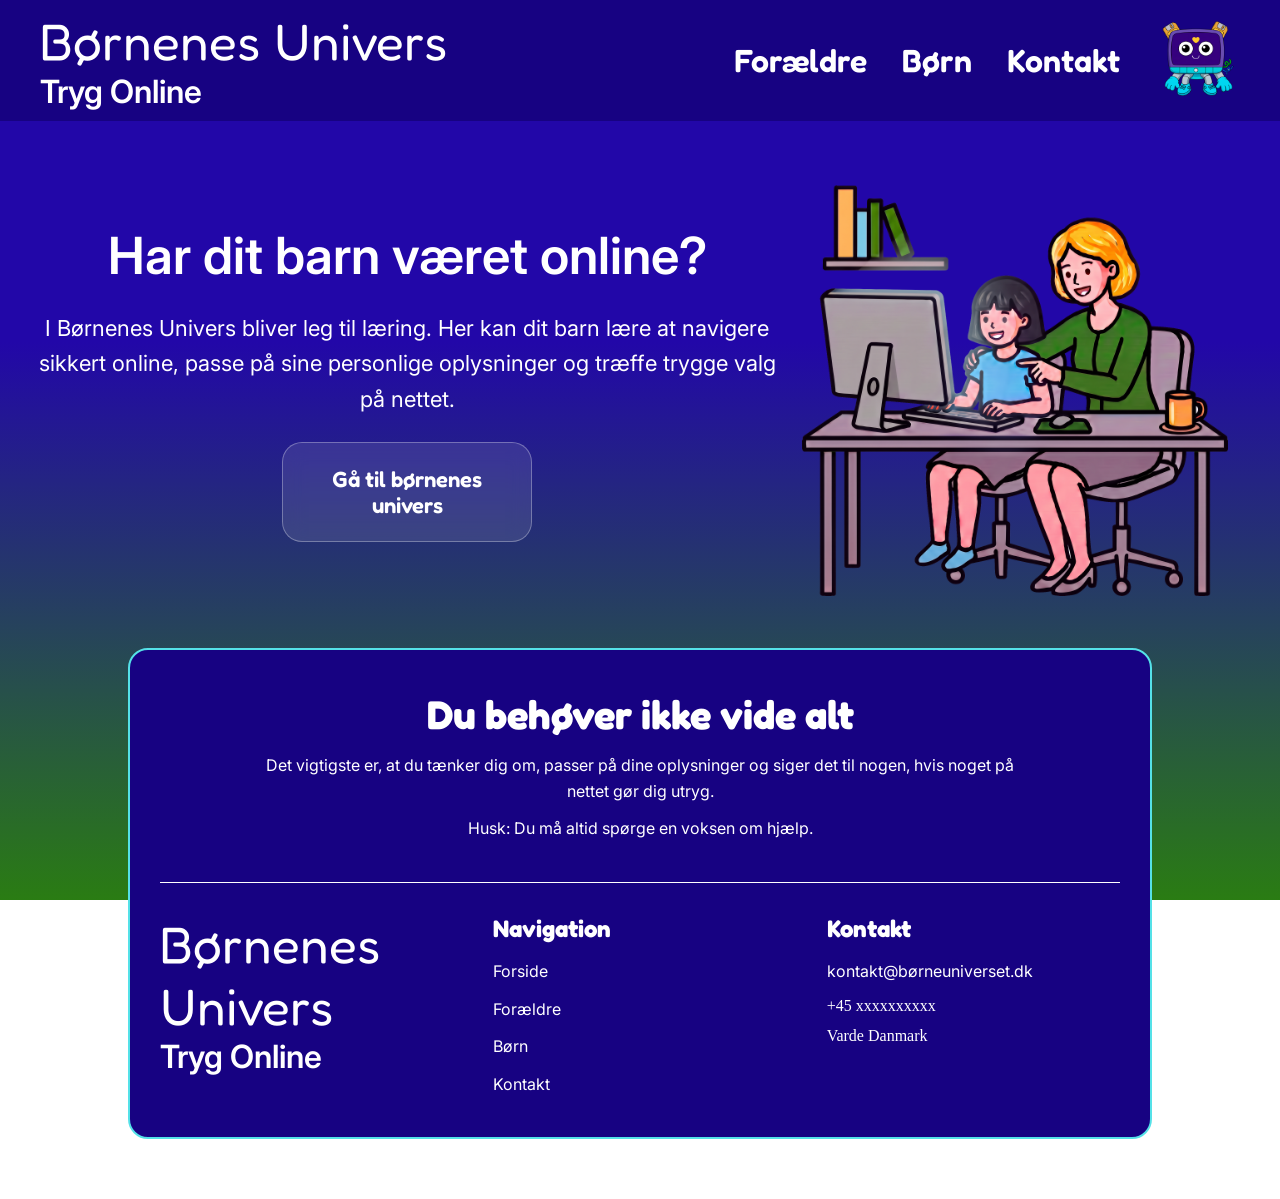
<file: index.html>
<!DOCTYPE html>
<html lang="da">
<head>
    <meta charset="UTF-8">
    <meta name="viewport" content="width=device-width, initial-scale=1.0">

    <title>Børnenes Univers</title>

    <link rel="stylesheet" href="css/style.css">
    <link rel="preconnect" href="https://fonts.googleapis.com">
    <link rel="preconnect" href="https://fonts.gstatic.com" crossorigin>
    <link href="https://fonts.googleapis.com/css2?family=Fredoka:wght@400;600&family=Inter:wght@300;400;600&display=swap" rel="stylesheet">
</head>

<body>
    <a class="spring-link" href="#indhold">
    Gå til hovedindhold
    </a>

    <header>

     <!-- Header-tekst og link til forsiden -->
         <a href="index.html" class="header-tekst">
             <span class="header-titel">Børnenes Univers</span>
             <span class="header-undertitel">Tryg Online</span>
             </a>

     <!-- Desktop navigation -->
        <nav class="desktop-navigation" aria-label="Hovednavigation">
            <ul>
                <li><a href="forældre.html">Forældre</a></li>
                <li><a href="børn.html">Børn</a></li>
                <li><a href="kontakt.html">Kontakt</a></li>
            </ul>
        </nav>

     <!-- Mobil burgermenu -->
        <details class="menu">
            <summary class="burger-menu">
                <span class="visually-hidden">Åbn eller luk menu</span>
                <span></span>
                <span></span>
                <span></span>
            </summary>

            <nav class="mobile-navigation" aria-label="Mobilnavigation">
                <ul>
                    <li><a href="forældre.html">Forældre</a></li>
                    <li><a href="børn.html">Børn</a></li>
                    <li><a href="kontakt.html">Kontakt</a></li>
                </ul>
            </nav>
        </details>

     <!-- Header-maskot -->
        <img src="img/computer_maskot3.png"
            alt="">

    </header>


    <main id="indhold">
        <section class="forside">
            <h1>Har dit barn været online?</h1>

            <p>
                I Børnenes Univers bliver leg til læring.
                Her kan dit barn lære at navigere sikkert online,
                passe på sine personlige oplysninger
                og træffe trygge valg på nettet.
            </p>

            <a class="cta-knap" href="børn.html">
                Gå til børnenes univers
            </a>
        </section>

         <aside>
        <img src="img/mor_og_barn2.png"
             alt="En mor sidder sammen med sit barn ved computeren og hjælper 
             det med at være trygt online">
        </aside>
    </main>


    <footer class="footer">

        <section class="footer-intro"
                 aria-labelledby="afslutning-overskrift">

            <h2 id="afslutning-overskrift">
                Du behøver ikke vide alt
            </h2>

            <p>
                Det vigtigste er, at du tænker dig om,
                passer på dine oplysninger og siger det til nogen,
                hvis noget på nettet gør dig utryg.
            </p>

            <p>
                Husk: Du må altid spørge en voksen om hjælp.
            </p>

        </section>

        <!-- Footerens tre kolonner -->
        <div class="footer-kolonner">


        <!-- Kolonne 1: Header Navn -->
        <div class="footer-logo">
            <a href="index.html" class="header-tekst">
                <span class="header-titel">
                    Børnenes Univers
                </span>

                <span class="header-undertitel">
                    Tryg Online
                </span>                
            </a>
        </div>


        <!-- Kolonne 2: Navigation -->
           <nav class="footer-navigation"
                 aria-label="Footer navigation">
            <h2>Navigation</h2>

            <ul>
                <li>
                    <a href="index.html" aria-current="page">
                        Forside
                    </a>
                </li>

                <li>
                    <a href="forældre.html">
                        Forældre
                    </a>
                </li>

                <li>
                    <a href="børn.html">
                        Børn
                    </a>
                </li>

                <li>
                    <a href="kontakt.html">
                        Kontakt
                    </a>
                </li>
            </ul>
        </nav>


        <!-- Kolonne 3: Kontakt -->
        <section class="footer-kontakt"
                 aria-labelledby="footer-kontakt-overskrift">

            <h2 id="footer-kontakt-overskrift">
                Kontakt
            </h2>

            <address>
                <ul>
                    <li>
                        <a href="mailto:kontakt@børneuniverset.dk">
                            kontakt@børneuniverset.dk
                        </a>
                    </li>

                    <li>
                        +45 xxxxxxxxxx
                    </li>

                    <li>
                        Varde Danmark
                    </li>
                </ul>
            </address>

        </section>

        </div>
    </footer>
</body>
</html>
</file>
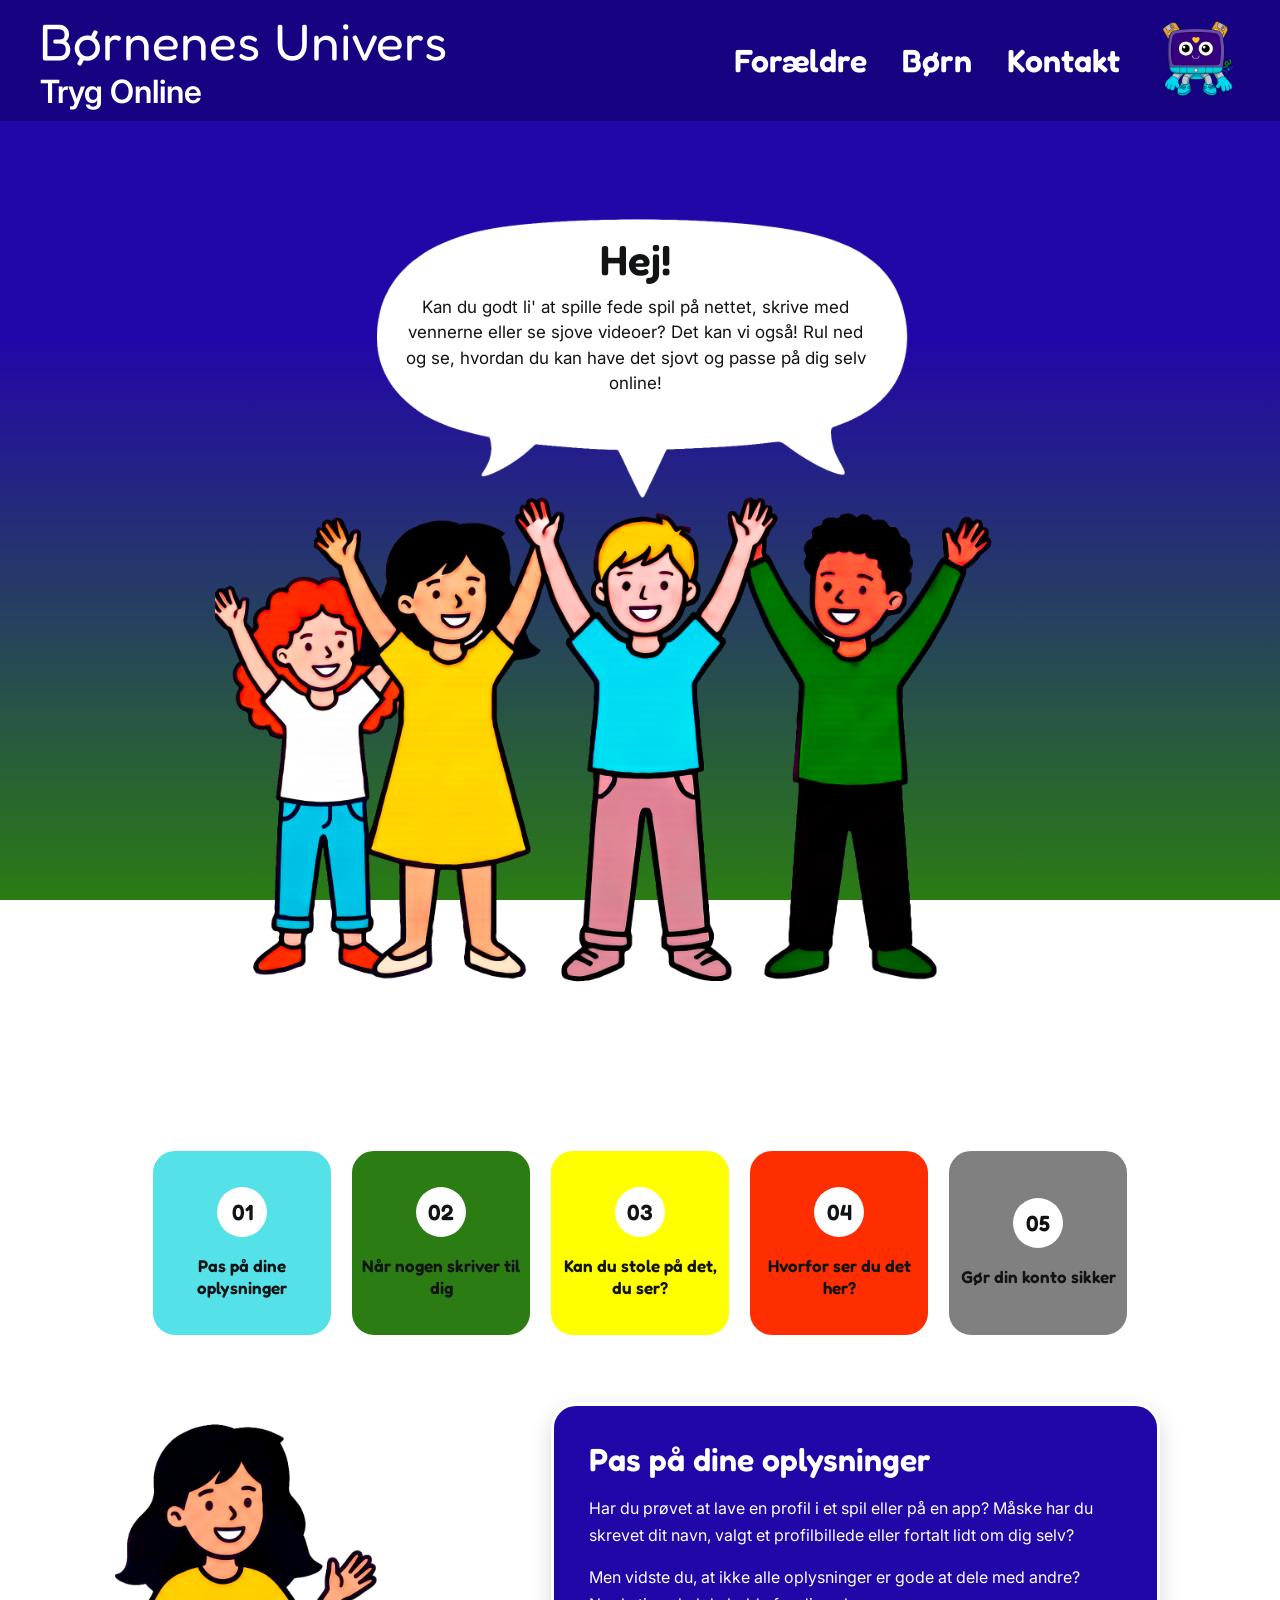
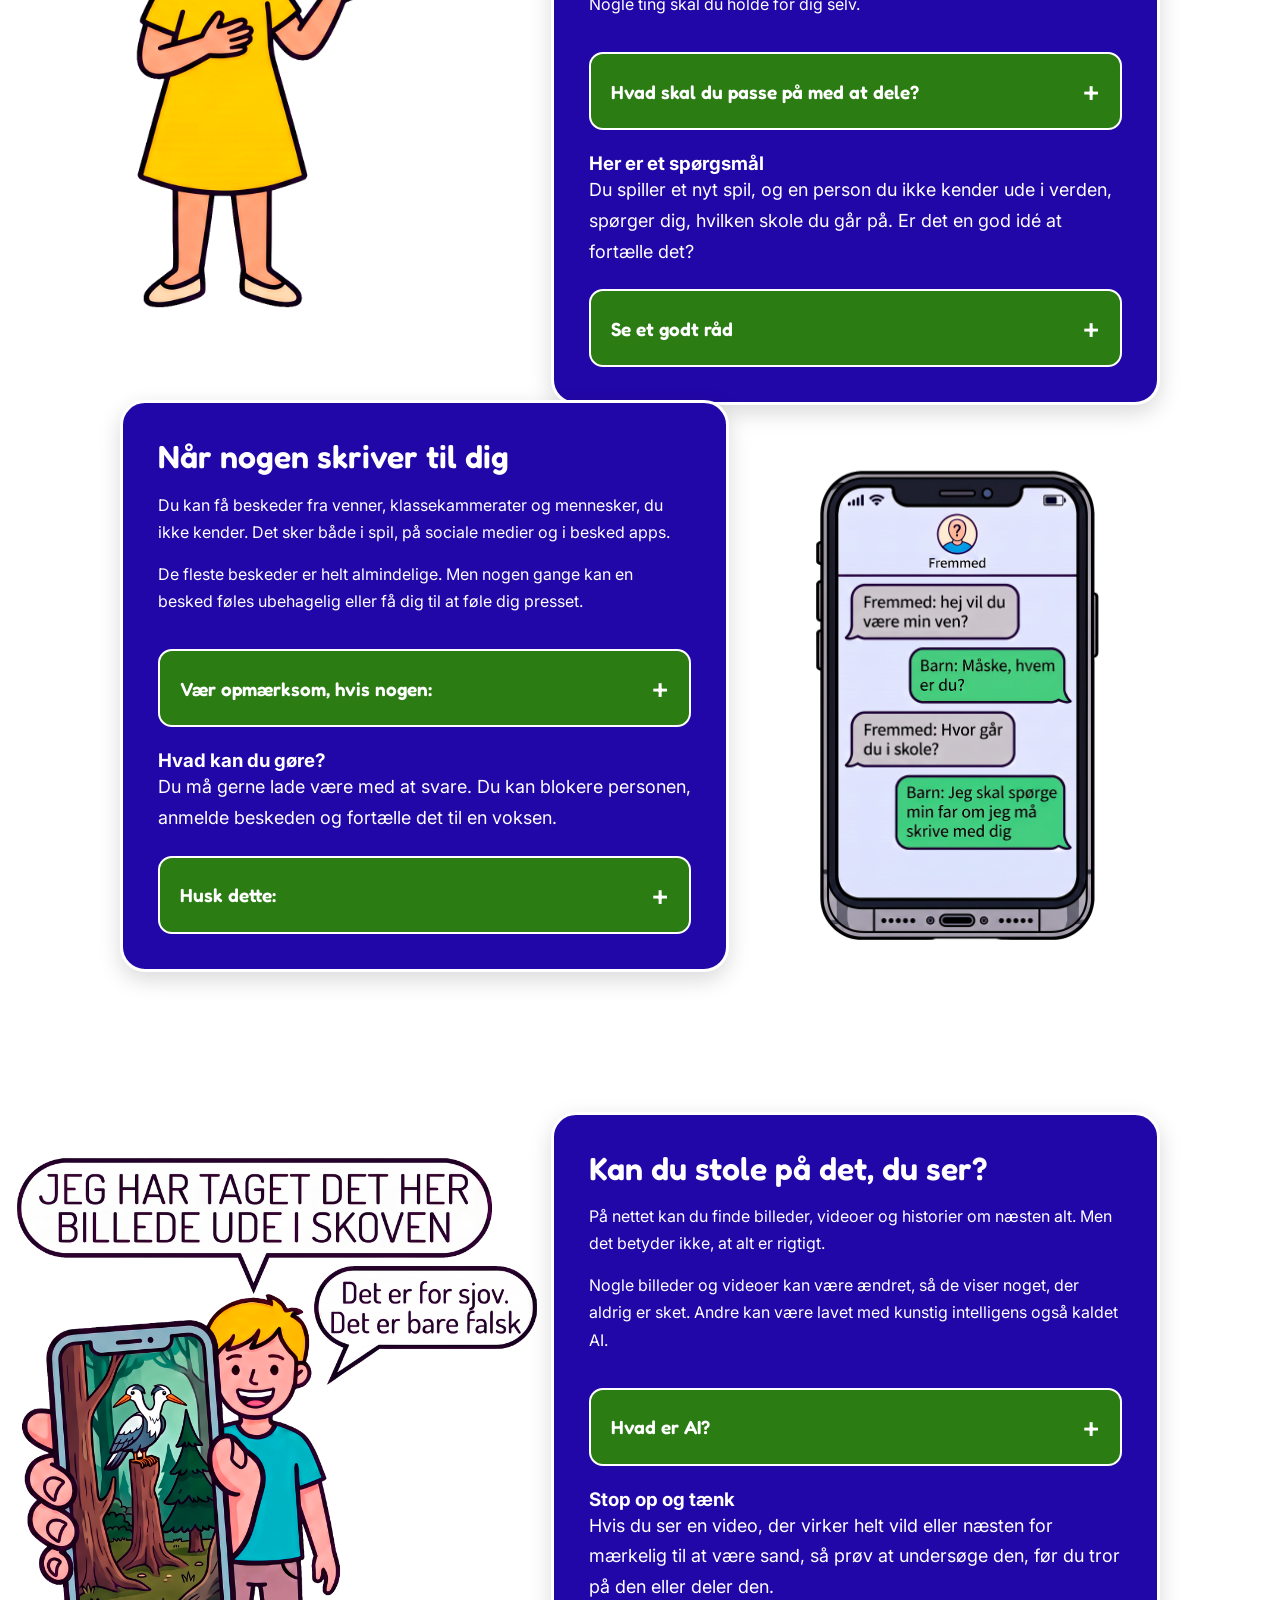
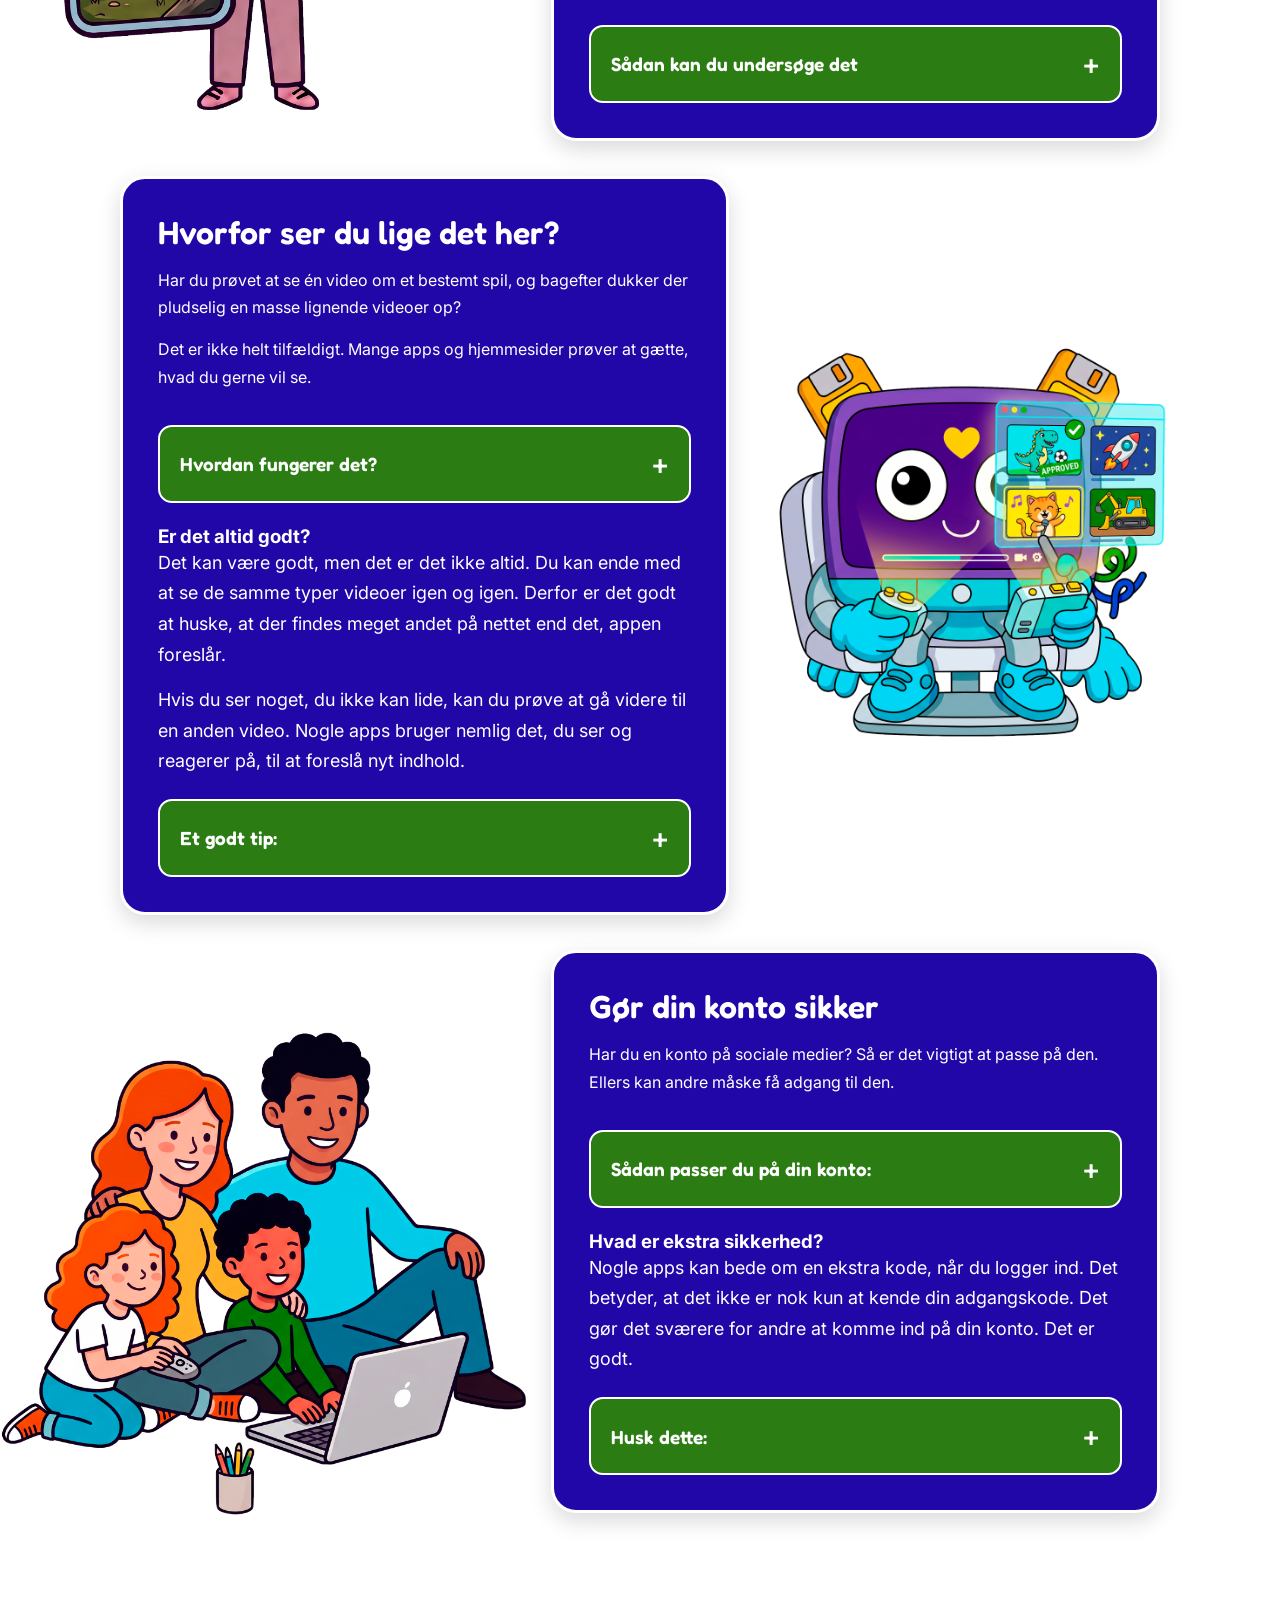
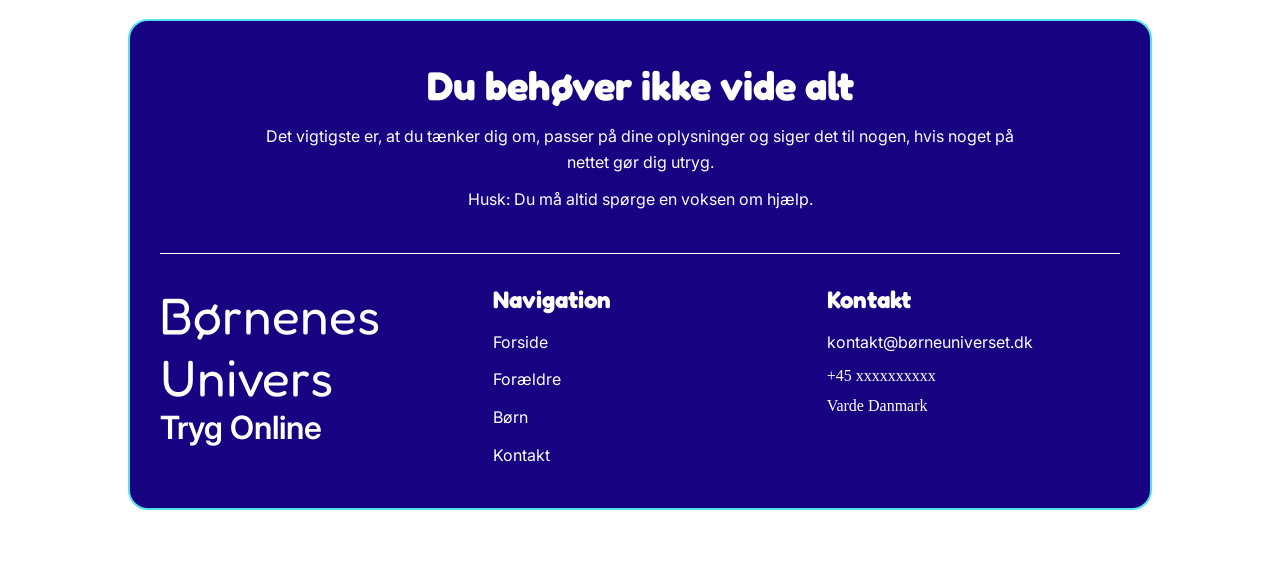
<file: børn.html>
<!DOCTYPE html>
<html lang="da">
<head>
    <meta charset="UTF-8">
    <meta name="viewport" content="width=device-width, initial-scale=1.0">

    <title>Børn</title>

    <link rel="stylesheet" href="css/style.css">
    <link rel="preconnect" href="https://fonts.googleapis.com">
    <link rel="preconnect" href="https://fonts.gstatic.com" crossorigin>
    <link href="https://fonts.googleapis.com/css2?family=Fredoka:wght@400;600&family=Inter:wght@300;400;600&display=swap" rel="stylesheet">
</head>

<body class="boern-body">
    <a class="spring-link" href="#indhold">
    Gå til hovedindhold
    </a>

    <header>

     <!-- Header-tekst og link til forsiden -->
         <a href="index.html" class="header-tekst">
             <span class="header-titel">Børnenes Univers</span>
             <span class="header-undertitel">Tryg Online</span>
             </a>

     <!-- Desktop navigation -->
        <nav class="desktop-navigation" aria-label="Hovednavigation">
            <ul>
                <li><a href="forældre.html">Forældre</a></li>
                <li><a href="børn.html">Børn</a></li>
                <li><a href="kontakt.html">Kontakt</a></li>
            </ul>
        </nav>

     <!-- Mobil burgermenu -->
        <details class="menu">
            <summary class="burger-menu">
                <span class="visually-hidden">Åbn eller luk menu</span>
                <span></span>
                <span></span>
                <span></span>
            </summary>

            <nav class="mobile-navigation" aria-label="Mobilnavigation">
                <ul>
                    <li><a href="forældre.html">Forældre</a></li>
                    <li><a href="børn.html">Børn</a></li>
                    <li><a href="kontakt.html">Kontakt</a></li>
                </ul>
            </nav>
        </details>

     <!-- Header-maskot -->
        <img src="img/computer_maskot3.png"
            alt="">

    </header>

    
    <main class="boern-side" id="indhold">

     <!-- Intro -->
        <section class="boern-intro" aria-labelledby="side-velkomst">
            <figure class="boern-intro-billede">
                <img
                    src="img/børn_talebobbel.png"
                    alt="Fem børn, der byder dig velkommen til Børnenes Univers">

                <figcaption class="boern-intro-tekst">
                    <h1 id="side-velkomst">
                        Hej!
                    </h1>

                    <p>
                        Kan du godt li' at spille fede spil på nettet,
                        skrive med vennerne eller se sjove videoer?
                        Det kan vi også!
                        Rul ned og se, hvordan du kan have det sjovt
                        og passe på dig selv online!
                    </p>
                </figcaption>
            </figure>
        </section>   


     <!-- OVERSIGT OVER EMNER -->
        <nav class="boern-oversigt" aria-label="Sidens emner">
            <h2>Hvad vil du lære om?</h2>
            <div class="boern-oversigt-grid">

                <a href="#oplysninger">
                    <span class="oversigt-nummer">01</span>
                    Pas på dine oplysninger
                </a>

                <a href="#beskeder">
                    <span class="oversigt-nummer">02</span>
                    Når nogen skriver til dig
                </a>

                <a href="#trovaerdighed">
                    <span class="oversigt-nummer">03</span>
                    Kan du stole på det, du ser?
                </a>

                <a href="#algoritmer">
                    <span class="oversigt-nummer">04</span>
                    Hvorfor ser du det her?
                </a>

                <a href="#konto">
                    <span class="oversigt-nummer">05</span>
                    Gør din konto sikker
                </a>

            </div>
        </nav>

        <section id="oplysninger" class="boern-emner boern-emner-1" 
                 aria-labelledby="overskrift-oplysninger">
            <img src="img/pige_gul_kjole.png"
                    alt="En pige, der vinker til dig og byder dig velkommen til første emne">

            <div class="oplysninger-section">
                <section class="emne-oplysninger">
                        <h2 id="overskrift-oplysninger">Pas på dine oplysninger</h2>
                        <p>Har du prøvet at lave en profil i et spil eller på en app? 
                           Måske har du skrevet dit navn, valgt et profilbillede eller 
                           fortalt lidt om dig selv?
                        </p>
                        <p>Men vidste du, at ikke alle oplysninger er gode at dele 
                           med andre? Nogle ting skal du holde for dig selv.
                        </p>
                </section>

                <details class="boern-info">
                    <summary>Hvad skal du passe på med at dele?</summary>
                        <ul>
                            <li>Dit fulde navn</li>
                            <li>Hvor du bor eller hvor du er</li>
                            <li>Dit telefonnummer</li>
                            <li>Din skole</li>
                            <li>Dit CPR-nummer</li>
                            <li>Dine adgangskoder</li>
                            <li>Billeder, som viser private ting om dig eller din familie</li>
                        </ul>
                </details>

                <section class="boern-spoergsmål">
                        <h3>Her er et spørgsmål</h3>
                        <p>Du spiller et nyt spil, og en person du ikke kender ude i verden, 
                           spørger dig, hvilken skole du går på. Er det en god idé at fortælle det?
                        </p>
                </section>

                <details class="boern-råd">
                    <summary>Se et godt råd</summary>
                        <p>Du behøver ikke svare på noget du ikke har lyst til. 
                           Hvis du er i tvivl om, hvad du må dele, eller nogen skriver noget 
                           du ikke forstår, eller noget der bare er mærkeligt, kan du spørge 
                           en voksen, du er tryg ved</p>
                </details>
             </div>
        </section>

        <section id="beskeder" class="boern-emner boern-emner-2"
                 aria-labelledby="overskrift-beskeder">
            <img class="img-fremmede" src="img/fremmed_på_telefon.png"
                    alt="En fremmede som skriver til et barn på nettet">

            <div class="oplysninger-section">
                <section class="emne-oplysninger">
                        <h2 id="overskrift-beskeder">Når nogen skriver til dig</h2>
                        <p>Du kan få beskeder fra venner, klassekammerater og mennesker,
                           du ikke kender. Det sker både i spil, på sociale medier og i besked apps.
                        </p>
                        <p>De fleste beskeder er helt almindelige. Men nogen gange kan en besked føles ubehagelig
                           eller få dig til at føle dig presset.
                        </p>
                </section>

                <details class="boern-info">
                    <summary>Vær opmærksom, hvis nogen:</summary>
                        <ul>
                            <li>Beder dig om billeder</li>
                            <li>Spørger om noget privat eller noget upassende</li>
                            <li>Siger, at du ikke må fortælle andre om jeres samtale</li>
                            <li>Bliver ved med at skrive, selvom du siger nej</li>
                            <li>Får dig til at føle dig utryg eller utilpas</li>
                        </ul>
                </details>

                <section class="boern-spoergsmål">
                        <h3>Hvad kan du gøre?</h3>
                        <p>Du må gerne lade være med at svare. Du kan blokere personen, 
                           anmelde beskeden og fortælle det til en voksen.
                        </p>
                </section>

                <details class="boern-råd">
                    <summary>Husk dette:</summary>
                        <p>Du har ikke gjort noget forkert, hvis nogen skriver noget 
                           ubehageligt til dig. Du behøver ikke klare det alene. Det er altid 
                           en god idé at fortælle det til en voksen.</p>
                </details>
             </div>
        </section>

        <section id="trovaerdighed" class="boern-emner boern-emner-3"
                 aria-labelledby="overskrift-trovaerdighed">
            <img class="img-barn-med-ai" src="img/barn_med_ai.png"
                    alt="En dreng viser dig et billede han har taget ude i skoven, 
                    men billedet er ændret med kunstig intelligens, så en fugl har to hoveder">

            <div class="oplysninger-section">
                <section class="emne-oplysninger">
                        <h2 id="overskrift-trovaerdighed">Kan du stole på det, du ser?</h2>
                        <p>På nettet kan du finde billeder, videoer og historier 
                           om næsten alt. Men det betyder ikke, at alt er rigtigt.
                        </p>
                        <p>Nogle billeder og videoer kan være ændret, så de viser noget, 
                           der aldrig er sket. Andre kan være lavet med kunstig intelligens 
                           også kaldet AI. 
                        </p>
                </section>

                <details class="boern-info">
                    <summary>Hvad er AI?</summary>
                        <p>AI er en slags computer-teknologi, der blandt andet kan lave 
                           billeder, tekster og videoer. Nogle gange kan resultatet 
                           se så ægte ud, at det kan være svært at se forskel.
                        </p>
                </details>

                <section class="boern-spoergsmål">
                        <h3>Stop op og tænk</h3>
                        <p>Hvis du ser en video, der virker helt vild eller næsten
                           for mærkelig til at være sand, så prøv at undersøge den,
                           før du tror på den eller deler den.
                        </p>
                </section>

                <details class="boern-råd">
                    <summary>Sådan kan du undersøge det</summary>
                        <ul>
                            <li>Hvem har delt billedet eller videoen?</li>
                            <li>Kan du finde den samme historie andre steder?</li>
                            <li>Virker noget ved billedet eller videoen mærkeligt?</li>
                            <li>Du kan spørge en voksen om det er ægte</li>
                        </ul>
                </details>
             </div>
        </section>

        <section id="algoritmer" class="boern-emner boern-emner-4"
                 aria-labelledby="overskrift-algoritmer">
            <img class="img-algoritme" src="img/algoritme_maskot.png"
                    alt="Maskotten fra Børnenes Univers, der illustrerer anbefalinger på nettet">

            <div class="oplysninger-section">
                <section class="emne-oplysninger">
                        <h2 id="overskrift-algoritmer">Hvorfor ser du lige det her?</h2>
                        <p>Har du prøvet at se én video om et bestemt spil, og bagefter
                           dukker der pludselig en masse lignende videoer op?
                        </p>
                        <p>Det er ikke helt tilfældigt. Mange apps og hjemmesider prøver
                           at gætte, hvad du gerne vil se. 
                        </p>
                </section>

                <details class="boern-info">
                    <summary>Hvordan fungerer det?</summary>
                        <p>Når du ser, liker eller søger efter noget, kan appen bruge 
                           det til at foreslå mere af det samme. Det sker ved hjælp af 
                           noget, der kaldes en algoritme. 
                        </p>
                        <p> En algoritme er kort sagt nogle regler, 
                            som en computer følger for at vælge, 
                            hvad den viser dig.
                        </p>
                </details>

                <section class="boern-spoergsmål">
                        <h3>Er det altid godt?</h3>
                        <p>Det kan være godt, men det er det ikke altid. Du kan ende med 
                           at se de samme typer videoer igen og igen. Derfor er det godt 
                           at huske, at der findes meget andet på nettet end det, appen
                           foreslår. 
                        </p>
                        <p>
                            Hvis du ser noget, du ikke kan lide, kan du prøve at
                            gå videre til en anden video. Nogle apps bruger nemlig
                            det, du ser og reagerer på, til at foreslå nyt indhold.
                        </p>
                </section>

                <details class="boern-råd">
                    <summary>Et godt tip:</summary>
                        <p>Prøv at være nysgerrig og opsøg også andre emner. Du kan ofte ændre
                           dine anbefalinger eller indstillinger sammen med en voksen.
                        </p>
                </details>
             </div>
        </section>

        <section id="konto" class="boern-emner boern-emner-5" 
                 aria-labelledby="overskrift-konto">
            <img class="img-konto" src="img/forældre_og_børn.png"
                 alt="To børn ved en computer med deres forældre, der hjælper med at være sikker på nettet">

            <div class="oplysninger-section">
                <section class="emne-oplysninger">
                        <h2 id="overskrift-konto">Gør din konto sikker</h2>
                        <p>Har du en konto på sociale medier? Så er det vigtigt at 
                           passe på den. Ellers kan andre måske få adgang til den.
                        </p>
                </section>

                <details class="boern-info">
                    <summary>Sådan passer du på din konto:</summary>
                        <ul>
                            <li>Lav en adgangskode som andre ikke let kan gætte. 
                                Du kan få dine forældre til at hjælpe dig med at huske den.</li>
                            <li>Det er også en god idé at bruge forskellige adgangskoder.</li>
                            <li>Man skal ikke dele sin adgangskode med sine venner.</li>
                            <li>Vær forsigtig med koder, du får på sms eller e-mail.</li>
                            <li>Spørg en voksen om hjælp hvis du er i tvivl 
                                eller vil have hjælp til ekstra sikkerhed.</li>
                        </ul>
                </details>

                <section class="boern-spoergsmål">
                        <h3>Hvad er ekstra sikkerhed?</h3>
                        <p>Nogle apps kan bede om en ekstra kode, når du logger ind.
                           Det betyder, at det ikke er nok kun at kende din adgangskode.
                           Det gør det sværere for andre at komme ind på din konto. Det
                           er godt.
                        </p>
                </section>

                <details class="boern-råd">
                    <summary>Husk dette:</summary>
                        <p>Hvis du får en besked om, at nogen prøver at logge ind på din
                           konto, skal du ikke bare trykke på et tilfældigt link. Spørg en 
                           voksen, hvis du er usikker.
                        </p>
                </details>
             </div>
        </section>
    </main>


    <footer class="footer">

        <section class="footer-intro"
                 aria-labelledby="afslutning-overskrift">

            <h2 id="afslutning-overskrift">
                Du behøver ikke vide alt
            </h2>

            <p>
                Det vigtigste er, at du tænker dig om,
                passer på dine oplysninger og siger det til nogen,
                hvis noget på nettet gør dig utryg.
            </p>

            <p>
                Husk: Du må altid spørge en voksen om hjælp.
            </p>

        </section>

        <!-- Footerens tre kolonner -->
        <div class="footer-kolonner">


        <!-- Kolonne 1: Header Navn -->
        <div class="footer-logo">
            <a href="index.html" class="header-tekst">
                <span class="header-titel">
                    Børnenes Univers
                </span>

                <span class="header-undertitel">
                    Tryg Online
                </span>                
            </a>
        </div>


        <!-- Kolonne 2: Navigation -->
           <nav class="footer-navigation"
                 aria-label="Footer navigation">
            <h2>Navigation</h2>

            <ul>
                <li>
                    <a href="index.html">
                        Forside
                    </a>
                </li>

                <li>
                    <a href="forældre.html">
                        Forældre
                    </a>
                </li>

                <li>
                    <a href="børn.html" aria-current="page">
                        Børn
                    </a>
                </li>

                <li>
                    <a href="kontakt.html">
                        Kontakt
                    </a>
                </li>
            </ul>
        </nav>


        <!-- Kolonne 3: Kontakt -->
        <section class="footer-kontakt"
                 aria-labelledby="footer-kontakt-overskrift">

            <h2 id="footer-kontakt-overskrift">
                Kontakt
            </h2>

            <address>
                <ul>
                    <li>
                        <a href="mailto:kontakt@børneuniverset.dk">
                            kontakt@børneuniverset.dk
                        </a>
                    </li>

                    <li>
                        +45 xxxxxxxxxx
                    </li>

                    <li>
                        Varde Danmark
                    </li>
                </ul>
            </address>

        </section>

        </div>
    </footer>
</body>
</html>
</file>
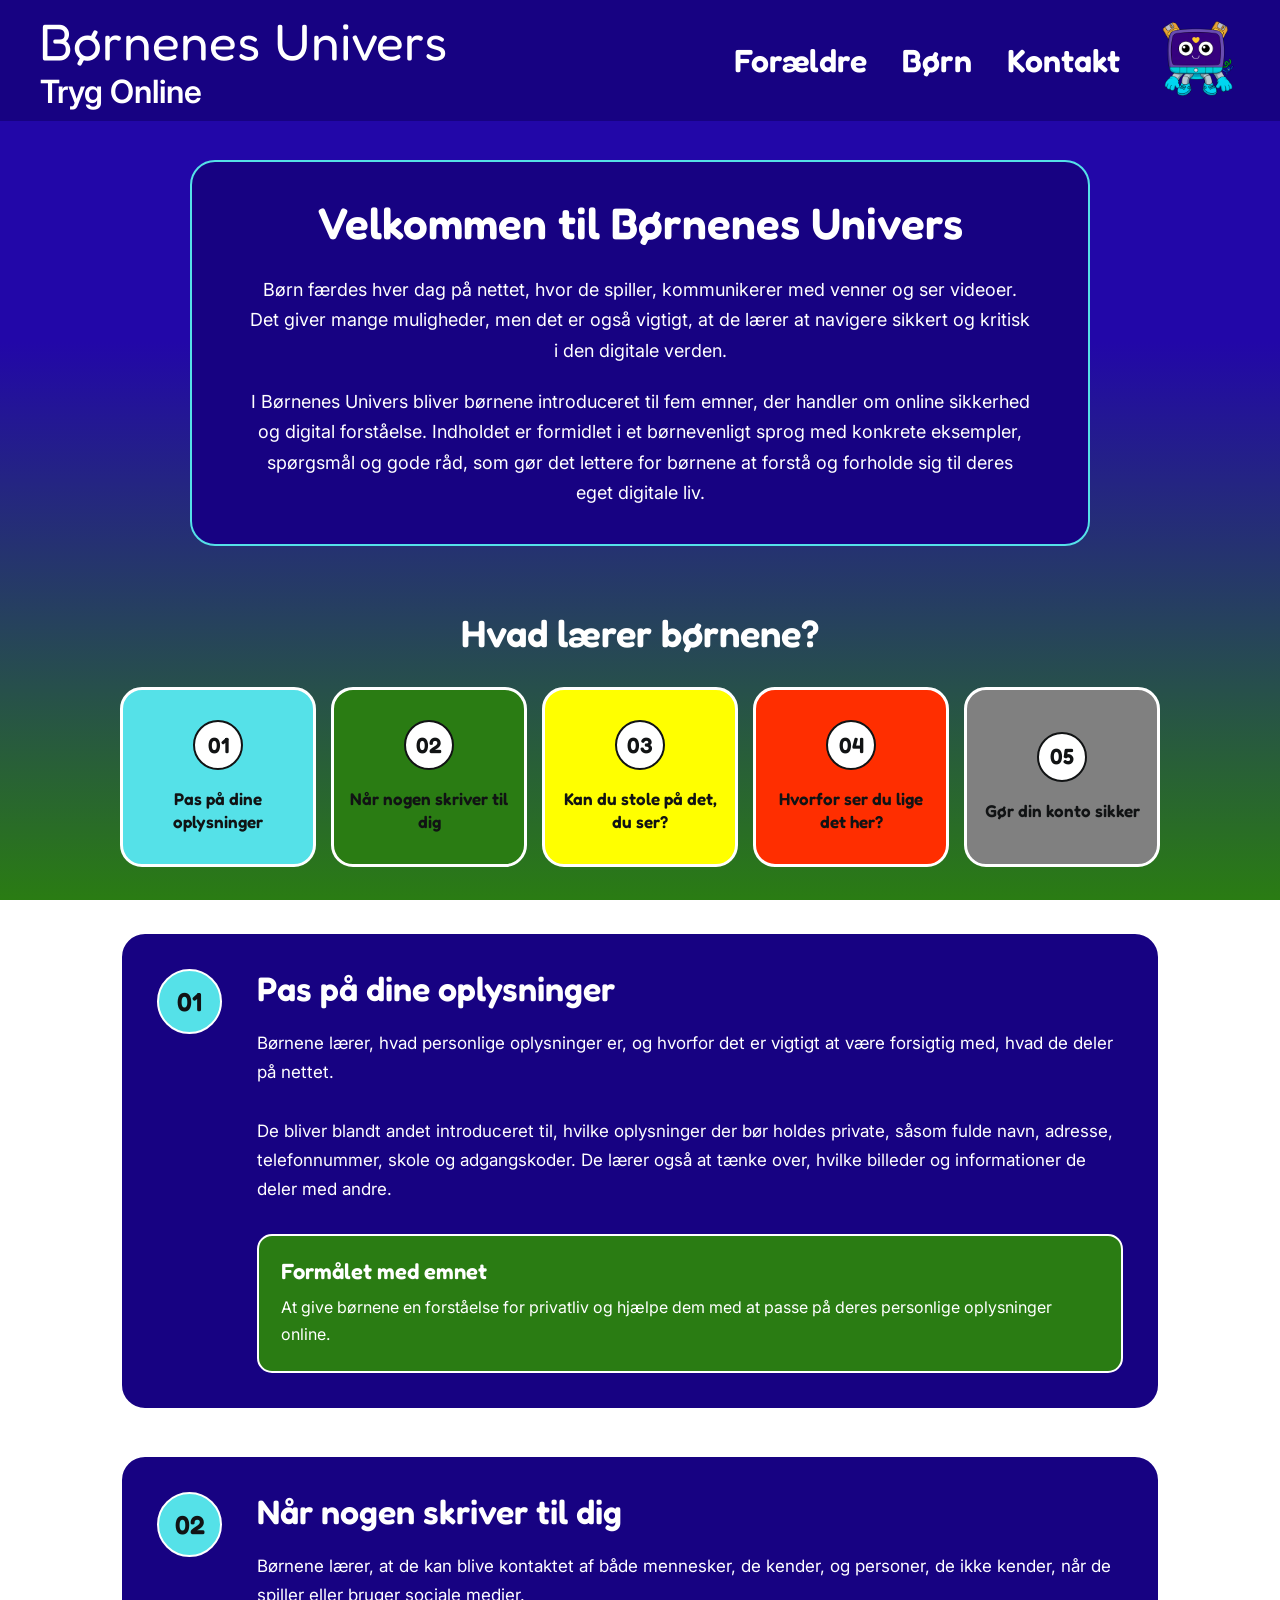
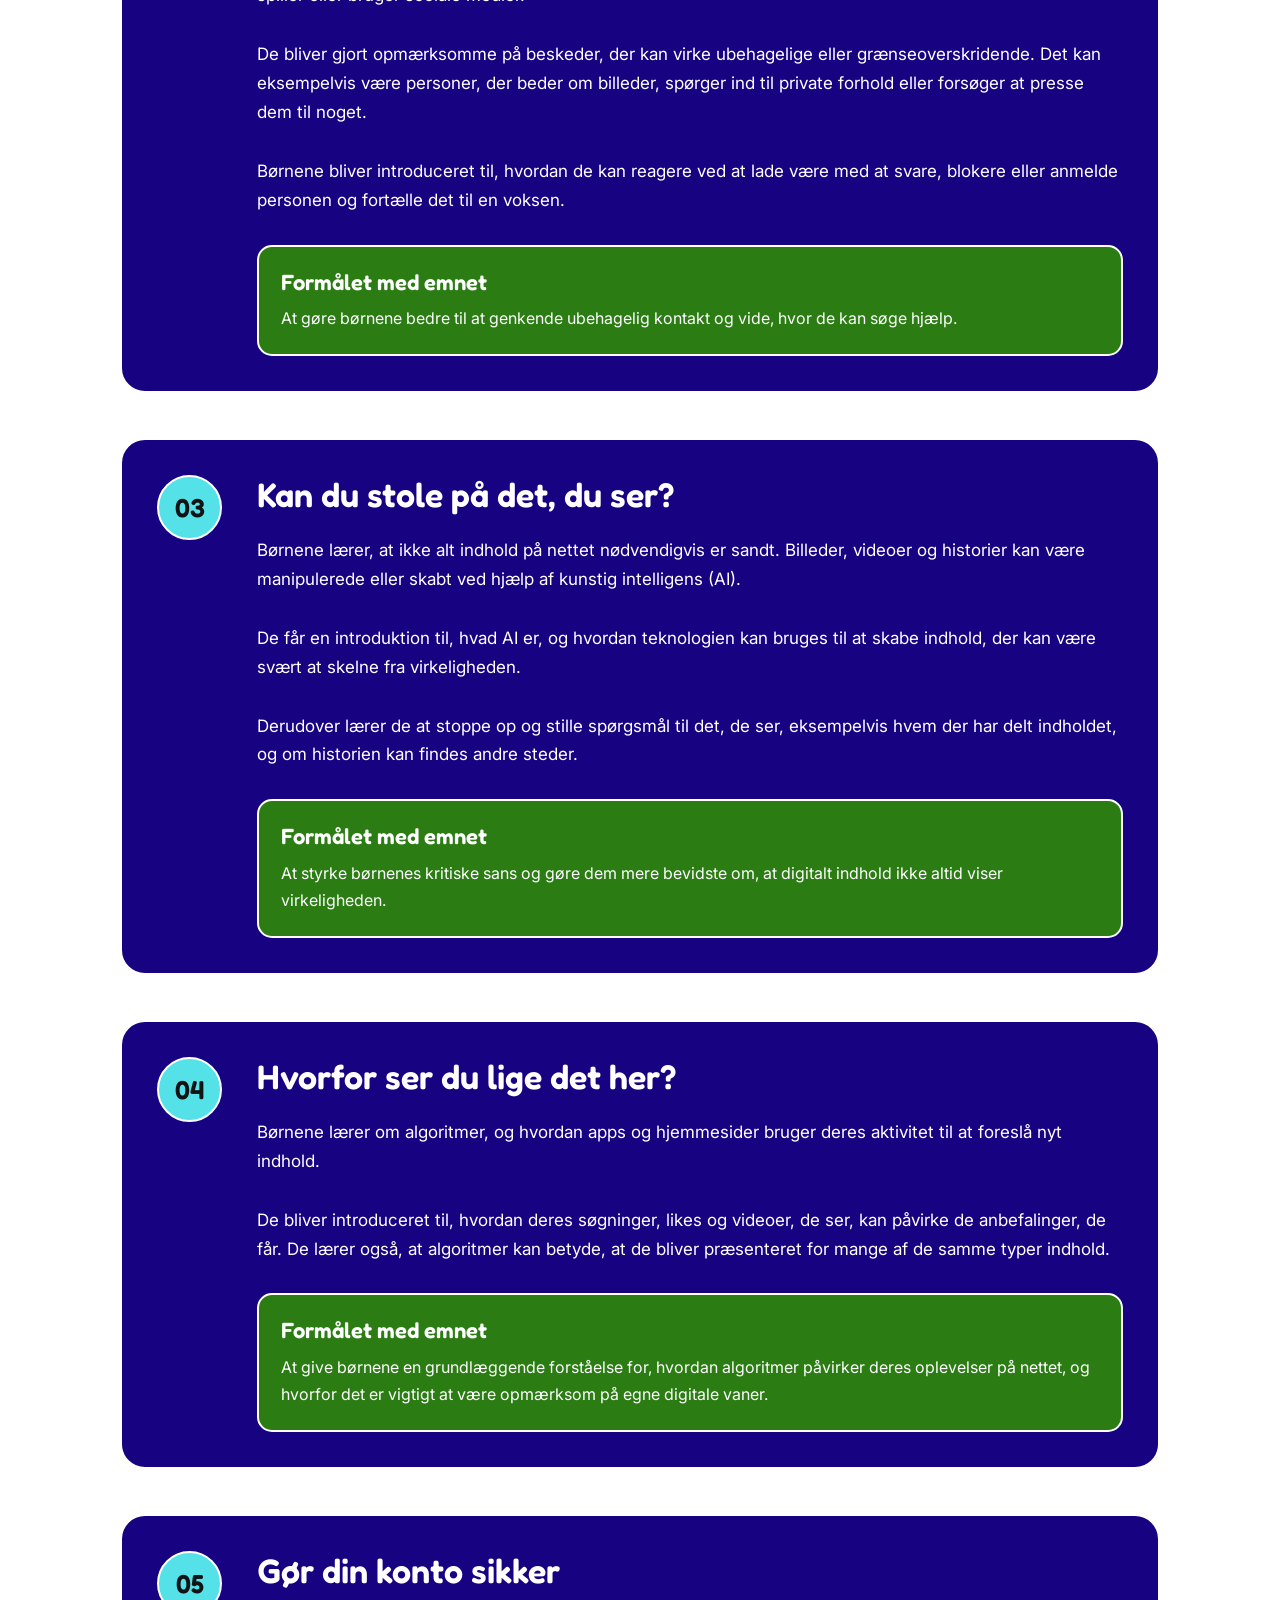
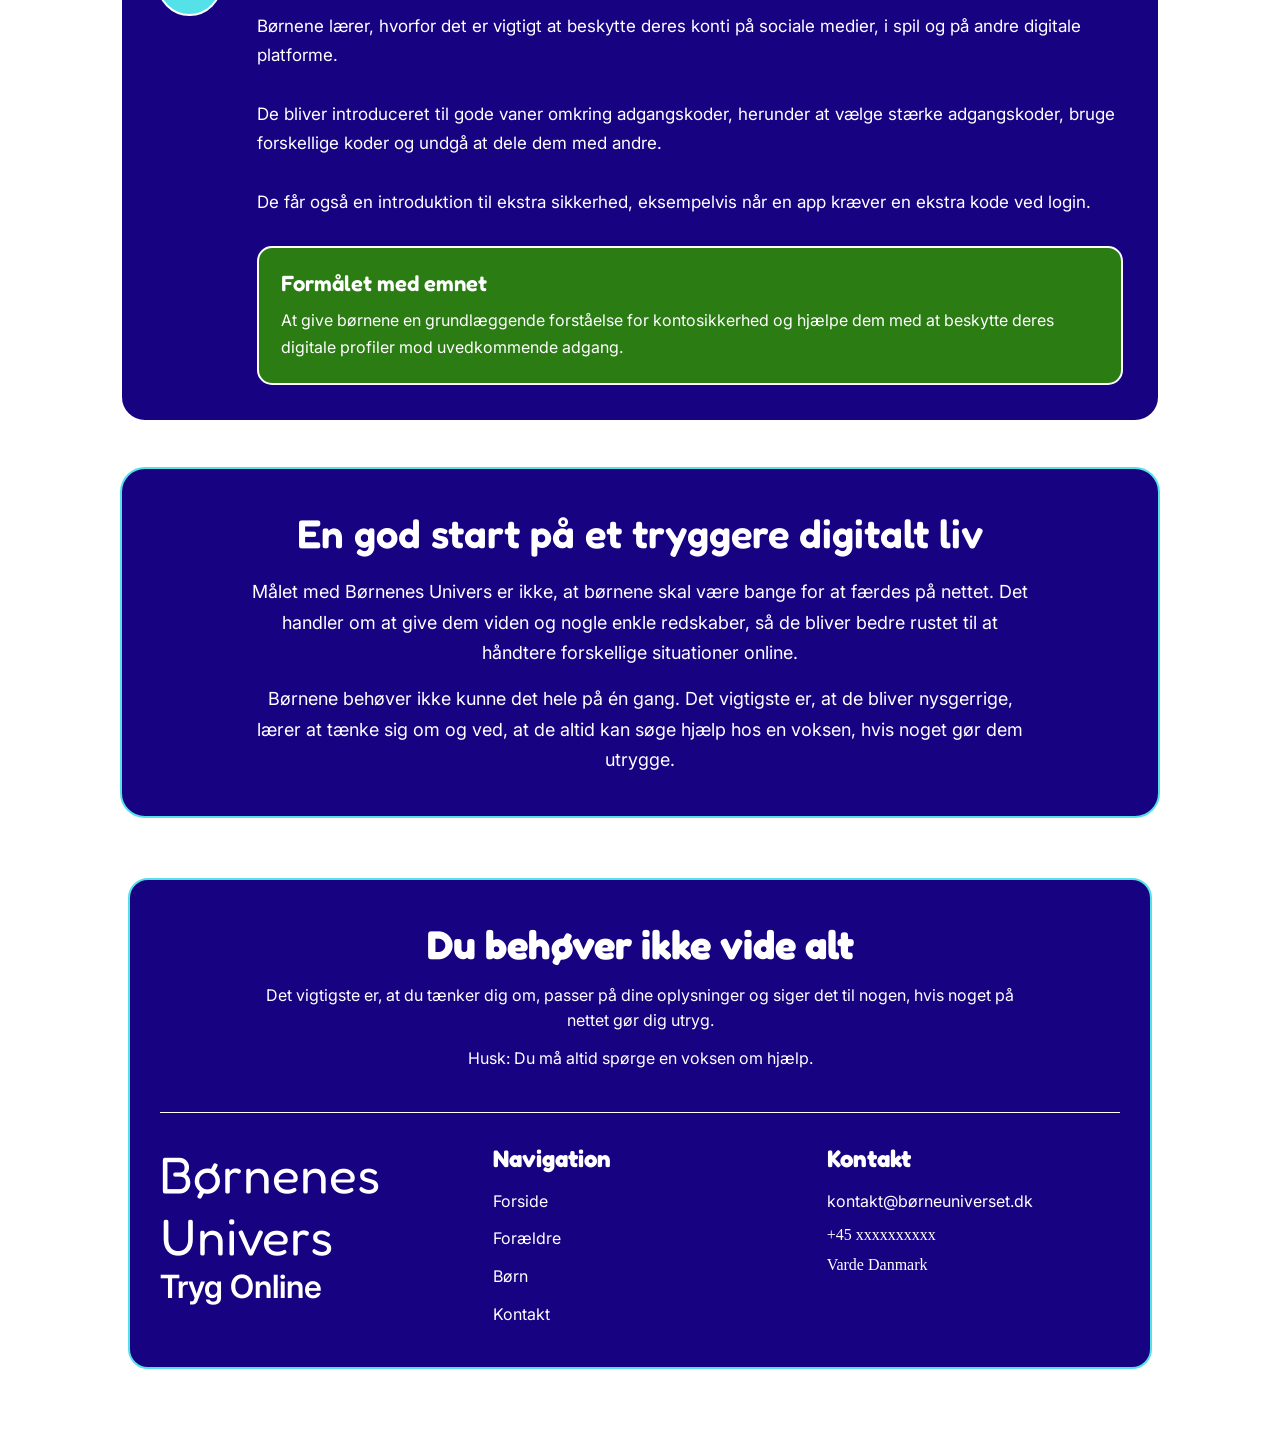
<file: forældre.html>
<!DOCTYPE html>
<html lang="da">
<head>
    <meta charset="UTF-8">
    <meta name="viewport" content="width=device-width, initial-scale=1.0">

    <title>Forældre – Børnenes Univers</title>

    <link rel="stylesheet" href="css/style.css">

    <link rel="preconnect" href="https://fonts.googleapis.com">
    <link rel="preconnect" href="https://fonts.gstatic.com" crossorigin>
    <link href="https://fonts.googleapis.com/css2?family=Fredoka:wght@400;600&family=Inter:wght@300;400;600&display=swap" rel="stylesheet">
</head>

<body class="foraeldre-body">
    <a class="spring-link" href="#indhold">
    Gå til hovedindhold
    </a>

    <header>

     <!-- Header-tekst og link til forsiden -->
         <a href="index.html" class="header-tekst">
             <span class="header-titel">Børnenes Univers</span>
             <span class="header-undertitel">Tryg Online</span>
             </a>

     <!-- Desktop navigation -->
        <nav class="desktop-navigation" aria-label="Hovednavigation">
            <ul>
                <li><a href="forældre.html">Forældre</a></li>
                <li><a href="børn.html">Børn</a></li>
                <li><a href="kontakt.html">Kontakt</a></li>
            </ul>
        </nav>

     <!-- Mobil burgermenu -->
        <details class="menu">
            <summary class="burger-menu">
                <span class="visually-hidden">Åbn eller luk menu</span>
                <span></span>
                <span></span>
                <span></span>
            </summary>

            <nav class="mobile-navigation" aria-label="Mobilnavigation">
                <ul>
                    <li><a href="forældre.html">Forældre</a></li>
                    <li><a href="børn.html">Børn</a></li>
                    <li><a href="kontakt.html">Kontakt</a></li>
                </ul>
            </nav>
        </details>

     <!-- Header-maskot -->
        <img src="img/computer_maskot3.png"
            alt="">

    </header>


    <!-- HOVEDINDHOLD -->
    <main class="foraeldre-side" id="indhold">

        <!-- INTRO -->
        <section class="foraeldre-intro" aria-labelledby="side-velkomst">

            <h1 id="side-velkomst">Velkommen til Børnenes Univers</h1>

            <p>
                Børn færdes hver dag på nettet, hvor de spiller,
                kommunikerer med venner og ser videoer. Det giver
                mange muligheder, men det er også vigtigt, at de
                lærer at navigere sikkert og kritisk i den digitale verden.
            </p>

            <p>
                I Børnenes Univers bliver børnene introduceret til fem
                emner, der handler om online sikkerhed og digital
                forståelse. Indholdet er formidlet i et børnevenligt
                sprog med konkrete eksempler, spørgsmål og gode råd,
                som gør det lettere for børnene at forstå og forholde
                sig til deres eget digitale liv.
            </p>

        </section>


        <!-- OVERSIGT OVER EMNER -->
        <nav class="foraeldre-oversigt" aria-label="Oversigt over sidens fem emner">

            <h2>Hvad lærer børnene?</h2>

            <div class="foraeldre-oversigt-grid">

                <a href="#oplysninger">
                    <span class="foraeldre-nummer">01</span>
                    Pas på dine oplysninger
                </a>

                <a href="#beskeder">
                    <span class="foraeldre-nummer">02</span>
                    Når nogen skriver til dig
                </a>

                <a href="#trovaerdighed">
                    <span class="foraeldre-nummer">03</span>
                    Kan du stole på det, du ser?
                </a>

                <a href="#algoritmer">
                    <span class="foraeldre-nummer">04</span>
                    Hvorfor ser du lige det her?
                </a>

                <a href="#konto">
                    <span class="foraeldre-nummer">05</span>
                    Gør din konto sikker
                </a>

            </div>

        </nav>


        <!-- EMNE 1: PERSONLIGE OPLYSNINGER -->
        <section id="oplysninger"
                 class="foraeldre-emne"
                 aria-labelledby="overskrift-oplysninger">

            <span class="emne-nummer">01</span>

            <div class="foraeldre-emne-indhold">

                <h2 id="overskrift-oplysninger">
                    Pas på dine oplysninger
                </h2>

                <p>
                    Børnene lærer, hvad personlige oplysninger er,
                    og hvorfor det er vigtigt at være forsigtig med,
                    hvad de deler på nettet.
                </p>

                <p>
                    De bliver blandt andet introduceret til, hvilke
                    oplysninger der bør holdes private, såsom fulde
                    navn, adresse, telefonnummer, skole og adgangskoder.
                    De lærer også at tænke over, hvilke billeder og
                    informationer de deler med andre.
                </p>

                <div class="foraeldre-formaal">
                    <h3>Formålet med emnet</h3>
                    <p>
                        At give børnene en forståelse for privatliv
                        og hjælpe dem med at passe på deres personlige
                        oplysninger online.
                    </p>
                </div>

            </div>
        </section>


        <!-- EMNE 2: BESKEDER -->
        <section id="beskeder"
                 class="foraeldre-emne"
                 aria-labelledby="overskrift-beskeder">

            <span class="emne-nummer">02</span>

            <div class="foraeldre-emne-indhold">

                <h2 id="overskrift-beskeder">
                    Når nogen skriver til dig
                </h2>

                <p>
                    Børnene lærer, at de kan blive kontaktet af både
                    mennesker, de kender, og personer, de ikke kender,
                    når de spiller eller bruger sociale medier.
                </p>

                <p>
                    De bliver gjort opmærksomme på beskeder, der kan
                    virke ubehagelige eller grænseoverskridende. Det
                    kan eksempelvis være personer, der beder om billeder,
                    spørger ind til private forhold eller forsøger at
                    presse dem til noget.
                </p>

                <p>
                    Børnene bliver introduceret til, hvordan de kan
                    reagere ved at lade være med at svare, blokere
                    eller anmelde personen og fortælle det til en voksen.
                </p>

                <div class="foraeldre-formaal">
                    <h3>Formålet med emnet</h3>
                    <p>
                        At gøre børnene bedre til at genkende ubehagelig
                        kontakt og vide, hvor de kan søge hjælp.
                    </p>
                </div>

            </div>
        </section>


        <!-- EMNE 3: KRITISK TÆNKNING OG AI -->
        <section id="trovaerdighed"
                 class="foraeldre-emne"
                 aria-labelledby="overskrift-trovaerdighed">

            <span class="emne-nummer">03</span>

            <div class="foraeldre-emne-indhold">

                <h2 id="overskrift-trovaerdighed">
                    Kan du stole på det, du ser?
                </h2>

                <p>
                    Børnene lærer, at ikke alt indhold på nettet
                    nødvendigvis er sandt. Billeder, videoer og
                    historier kan være manipulerede eller skabt
                    ved hjælp af kunstig intelligens (AI).
                </p>

                <p>
                    De får en introduktion til, hvad AI er, og hvordan
                    teknologien kan bruges til at skabe indhold, der
                    kan være svært at skelne fra virkeligheden.
                </p>

                <p>
                    Derudover lærer de at stoppe op og stille spørgsmål
                    til det, de ser, eksempelvis hvem der har delt
                    indholdet, og om historien kan findes andre steder.
                </p>

                <div class="foraeldre-formaal">
                    <h3>Formålet med emnet</h3>
                    <p>
                        At styrke børnenes kritiske sans og gøre dem
                        mere bevidste om, at digitalt indhold ikke
                        altid viser virkeligheden.
                    </p>
                </div>

            </div>
        </section>


        <!-- EMNE 4: ALGORITMER -->
        <section id="algoritmer"
                 class="foraeldre-emne"
                 aria-labelledby="overskrift-algoritmer">

            <span class="emne-nummer">04</span>

            <div class="foraeldre-emne-indhold">

                <h2 id="overskrift-algoritmer">
                    Hvorfor ser du lige det her?
                </h2>

                <p>
                    Børnene lærer om algoritmer, og hvordan apps og
                    hjemmesider bruger deres aktivitet til at foreslå
                    nyt indhold.
                </p>

                <p>
                    De bliver introduceret til, hvordan deres søgninger,
                    likes og videoer, de ser, kan påvirke de anbefalinger,
                    de får. De lærer også, at algoritmer kan betyde,
                    at de bliver præsenteret for mange af de samme
                    typer indhold.
                </p>

                <div class="foraeldre-formaal">
                    <h3>Formålet med emnet</h3>
                    <p>
                        At give børnene en grundlæggende forståelse
                        for, hvordan algoritmer påvirker deres oplevelser
                        på nettet, og hvorfor det er vigtigt at være
                        opmærksom på egne digitale vaner.
                    </p>
                </div>

            </div>
        </section>


        <!-- EMNE 5: KONTO SIKKERHED -->
        <section id="konto"
                 class="foraeldre-emne"
                 aria-labelledby="overskrift-konto">

            <span class="emne-nummer">05</span>

            <div class="foraeldre-emne-indhold">

                <h2 id="overskrift-konto">
                    Gør din konto sikker
                </h2>

                <p>
                    Børnene lærer, hvorfor det er vigtigt at beskytte
                    deres konti på sociale medier, i spil og på andre
                    digitale platforme.
                </p>

                <p>
                    De bliver introduceret til gode vaner omkring
                    adgangskoder, herunder at vælge stærke adgangskoder,
                    bruge forskellige koder og undgå at dele dem med andre.
                </p>

                <p>
                    De får også en introduktion til ekstra sikkerhed,
                    eksempelvis når en app kræver en ekstra kode ved login.
                </p>

                <div class="foraeldre-formaal">
                    <h3>Formålet med emnet</h3>
                    <p>
                        At give børnene en grundlæggende forståelse
                        for kontosikkerhed og hjælpe dem med at beskytte
                        deres digitale profiler mod uvedkommende adgang.
                    </p>
                </div>

            </div>
        </section>


        <!-- AFSLUTNING -->
        <section class="foraeldre-afslutning"
                 aria-labelledby="afslutning-overskrift">

            <h2 id="afslutning-overskrift">
                En god start på et tryggere digitalt liv
            </h2>

            <p>
                Målet med Børnenes Univers er ikke, at børnene skal
                være bange for at færdes på nettet. Det handler om
                at give dem viden og nogle enkle redskaber, så de
                bliver bedre rustet til at håndtere forskellige
                situationer online.
            </p>

            <p>
                Børnene behøver ikke kunne det hele på én gang.
                Det vigtigste er, at de bliver nysgerrige, lærer
                at tænke sig om og ved, at de altid kan søge hjælp
                hos en voksen, hvis noget gør dem utrygge.
            </p>
        </section>
    </main>

    <footer class="footer">

        <section class="footer-intro"
                 aria-labelledby="afslutning-overskrift">

            <h2 id="afslutning-overskrift">
                Du behøver ikke vide alt
            </h2>

            <p>
                Det vigtigste er, at du tænker dig om,
                passer på dine oplysninger og siger det til nogen,
                hvis noget på nettet gør dig utryg.
            </p>

            <p>
                Husk: Du må altid spørge en voksen om hjælp.
            </p>

        </section>

        <!-- Footerens tre kolonner -->
        <div class="footer-kolonner">


        <!-- Kolonne 1: Header Navn -->
        <div class="footer-logo">
            <a href="index.html" class="header-tekst">
                <span class="header-titel">
                    Børnenes Univers
                </span>

                <span class="header-undertitel">
                    Tryg Online
                </span>                
            </a>
        </div>


        <!-- Kolonne 2: Navigation -->
           <nav class="footer-navigation"
                 aria-label="Footer navigation">
            <h2>Navigation</h2>

            <ul>
                <li>
                    <a href="index.html">
                        Forside
                    </a>
                </li>

                <li>
                    <a href="forældre.html" aria-current="page">
                        Forældre
                    </a>
                </li>

                <li>
                    <a href="børn.html">
                        Børn
                    </a>
                </li>

                <li>
                    <a href="kontakt.html">
                        Kontakt
                    </a>
                </li>
            </ul>
        </nav>


        <!-- Kolonne 3: Kontakt -->
        <section class="footer-kontakt"
                 aria-labelledby="footer-kontakt-overskrift">

            <h2 id="footer-kontakt-overskrift">
                Kontakt
            </h2>

            <address>
                <ul>
                    <li>
                        <a href="mailto:kontakt@børneuniverset.dk">
                            kontakt@børneuniverset.dk
                        </a>
                    </li>

                    <li>
                        +45 xxxxxxxxxx
                    </li>

                    <li>
                        Varde Danmark
                    </li>
                </ul>
            </address>

        </section>

        </div>
    </footer>
</body>
</html>
</file>
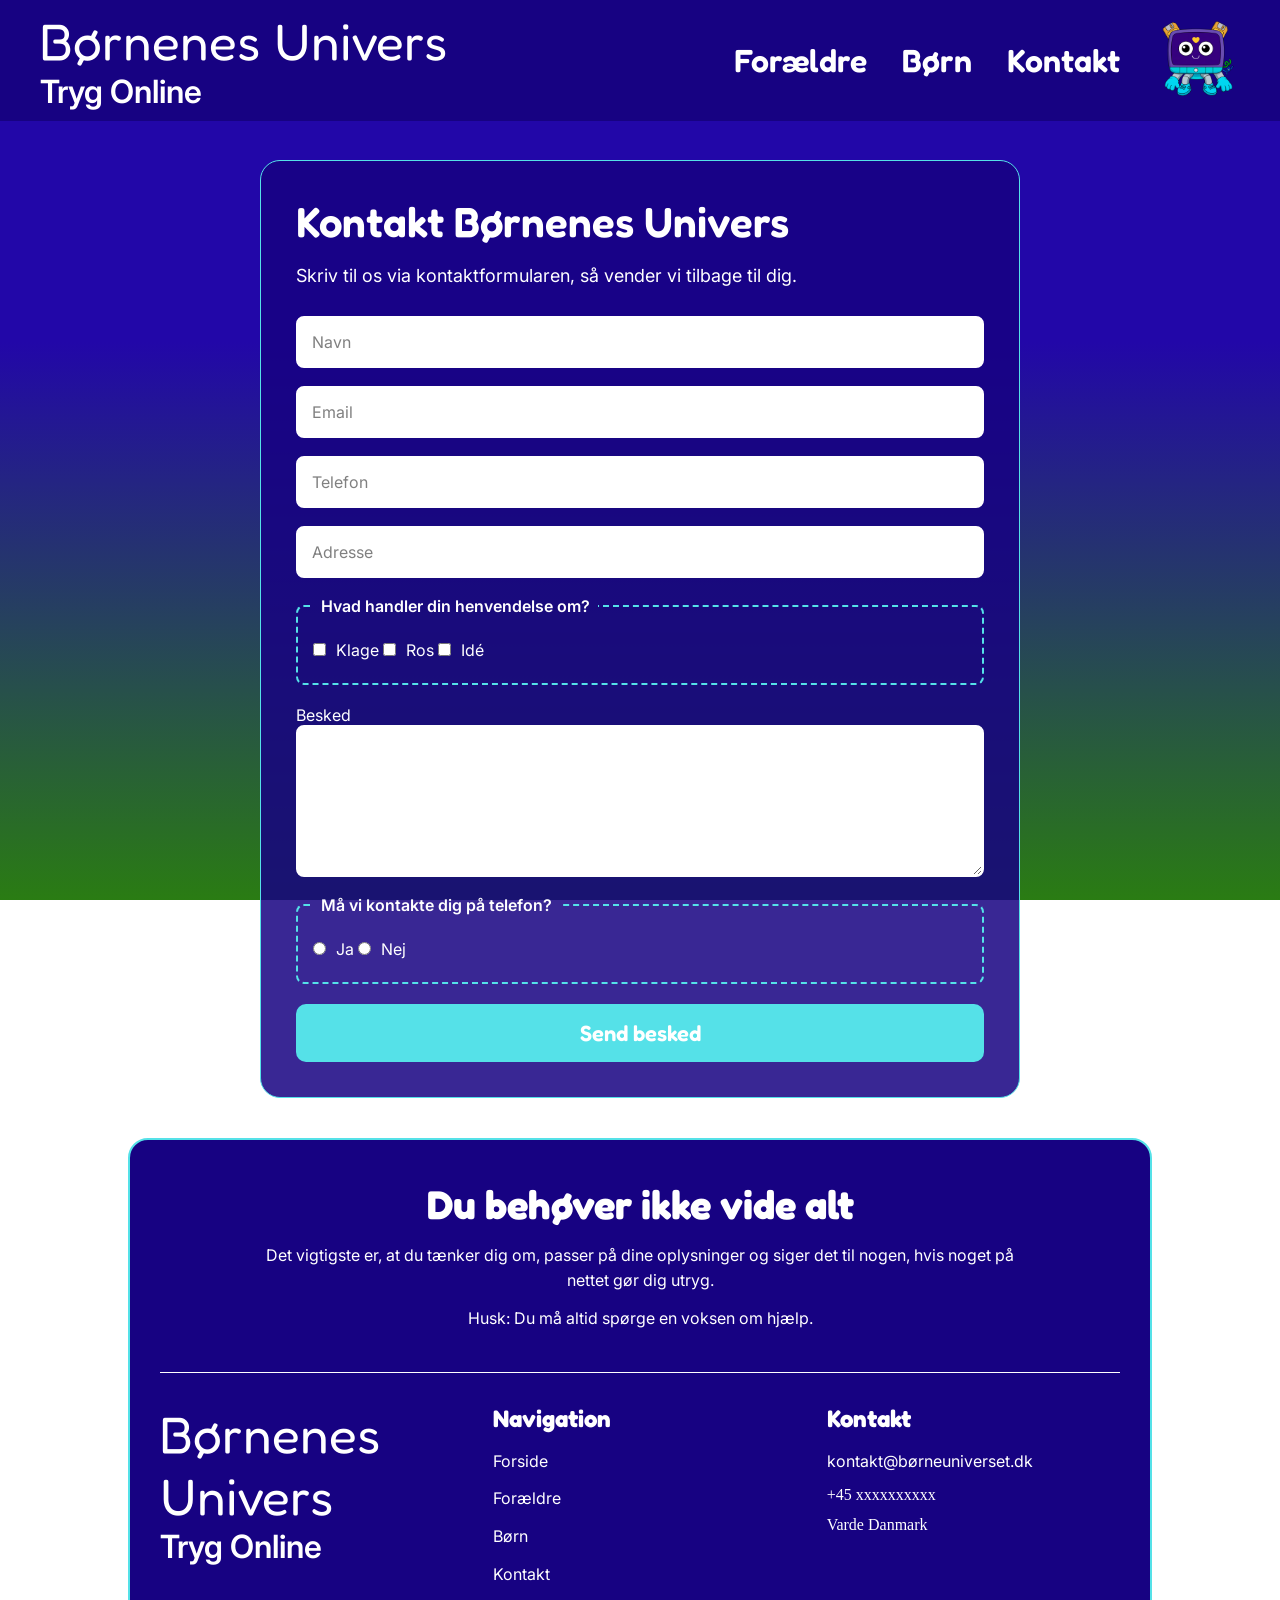
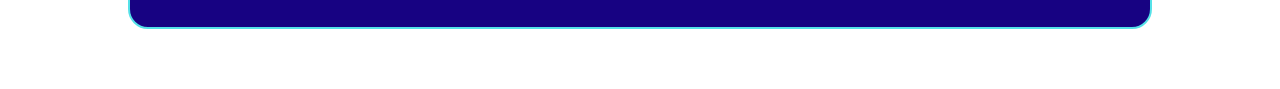
<file: kontakt.html>
<!DOCTYPE html>
<html lang="da">
<head>
    <meta charset="UTF-8">
    <meta name="viewport" content="width=device-width, initial-scale=1.0">

    <title>Kontaktform</title>

    <link rel="stylesheet" href="css/style.css">
    <link rel="preconnect" href="https://fonts.googleapis.com">
    <link rel="preconnect" href="https://fonts.gstatic.com" crossorigin>
    <link href="https://fonts.googleapis.com/css2?family=Fredoka:wght@400;600&family=Inter:wght@300;400;600&display=swap" rel="stylesheet">
</head>
<body class="kontakt-side">
    <a class="spring-link" href="#indhold">
    Gå til hovedindhold
    </a>

    <header>

     <!-- Header-tekst og link til forsiden -->
         <a href="index.html" class="header-tekst">
             <span class="header-titel">Børnenes Univers</span>
             <span class="header-undertitel">Tryg Online</span>
             </a>

     <!-- Desktop navigation -->
        <nav class="desktop-navigation" aria-label="Hovednavigation">
            <ul>
                <li><a href="forældre.html">Forældre</a></li>
                <li><a href="børn.html">Børn</a></li>
                <li><a href="kontakt.html">Kontakt</a></li>
            </ul>
        </nav>

     <!-- Mobil burgermenu -->
        <details class="menu">
            <summary class="burger-menu">
                <span class="visually-hidden">Åbn eller luk menu</span>
                <span></span>
                <span></span>
                <span></span>
            </summary>

            <nav class="mobile-navigation" aria-label="Mobilnavigation">
                <ul>
                    <li><a href="forældre.html">Forældre</a></li>
                    <li><a href="børn.html">Børn</a></li>
                    <li><a href="kontakt.html">Kontakt</a></li>
                </ul>
            </nav>
        </details>

     <!-- Header-maskot -->
        <img src="img/computer_maskot3.png"
            alt="">

    </header>

     <!-- Kontaktform - hovedindhold -->
<main class="kontaktform" id="indhold">

    <h1>Kontakt Børnenes Univers</h1>

    <p class="kontakt-tekst">
        Skriv til os via kontaktformularen, så vender vi tilbage til dig.
    </p>

    <form>

        <label class="visually-hidden" for="navn">Navn</label>
        <input id="navn" name="navn" type="text"
               placeholder="Navn" autocomplete="name" required>

        <label class="visually-hidden" for="email">Email</label>
        <input id="email" name="email" type="email"
               placeholder="Email" autocomplete="email" required>

        <label class="visually-hidden" for="tel">Telefon</label>
        <input id="tel" name="telefon" type="tel"
               placeholder="Telefon" autocomplete="tel">

        <label class="visually-hidden" for="adresse">Adresse</label>
        <input id="adresse" name="adresse" type="text"
               placeholder="Adresse" autocomplete="street-address">


        <!-- Checkbox -->
        <fieldset class="checkbox">
            <legend>Hvad handler din henvendelse om?</legend>

            <div>
                <input type="checkbox" id="klage" name="henvendelse[]" value="Klage">
                <label for="klage">Klage</label>

                <input type="checkbox" id="ros" name="henvendelse[]" value="Ros">
                <label for="ros">Ros</label>

                <input type="checkbox" id="ide" name="henvendelse[]" value="Idé">
                <label for="ide">Idé</label>
            </div>
        </fieldset>

        <!-- Besked -->
        <label for="besked">Besked</label>
        <textarea id="besked" name="besked"
                  rows="6" required></textarea>

        <!-- Radio buttons -->
        <fieldset>
            <legend>Må vi kontakte dig på telefon?</legend>

            <input id="ja" type="radio" name="telefonkontakt" value="Ja">
            <label for="ja">Ja</label>

            <input id="nej" type="radio" name="telefonkontakt" value="Nej">
            <label for="nej">Nej</label>
        </fieldset>

        <input type="submit" value="Send besked">

    </form>

</main>
<footer class="footer">

        <section class="footer-intro"
                 aria-labelledby="afslutning-overskrift">

            <h2 id="afslutning-overskrift">
                Du behøver ikke vide alt
            </h2>

            <p>
                Det vigtigste er, at du tænker dig om,
                passer på dine oplysninger og siger det til nogen,
                hvis noget på nettet gør dig utryg.
            </p>

            <p>
                Husk: Du må altid spørge en voksen om hjælp.
            </p>

        </section>

        <!-- Footerens tre kolonner -->
        <div class="footer-kolonner">


        <!-- Kolonne 1: Header Navn -->
        <div class="footer-logo">
            <a href="index.html" class="header-tekst">
                <span class="header-titel">
                    Børnenes Univers
                </span>

                <span class="header-undertitel">
                    Tryg Online
                </span>                
            </a>
        </div>


        <!-- Kolonne 2: Navigation -->
           <nav class="footer-navigation"
                 aria-label="Footer navigation">
            <h2>Navigation</h2>

            <ul>
                <li>
                    <a href="index.html">
                        Forside
                    </a>
                </li>

                <li>
                    <a href="forældre.html">
                        Forældre
                    </a>
                </li>

                <li>
                    <a href="børn.html">
                        Børn
                    </a>
                </li>

                <li>
                    <a href="kontakt.html" aria-current="page">
                        Kontakt
                    </a>
                </li>
            </ul>
        </nav>


        <!-- Kolonne 3: Kontakt -->
        <section class="footer-kontakt"
                 aria-labelledby="footer-kontakt-overskrift">

            <h2 id="footer-kontakt-overskrift">
                Kontakt
            </h2>

            <address>
                <ul>
                    <li>
                        <a href="mailto:kontakt@børneuniverset.dk">
                            kontakt@børneuniverset.dk
                        </a>
                    </li>

                    <li>
                        +45 xxxxxxxxxx
                    </li>

                    <li>
                        Varde Danmark
                    </li>
                </ul>
            </address>

        </section>

        </div>
    </footer>
</body>
</html>
</file>
<file: css/style.css>
/* 1. Generelle indstillinger */

:root {
    --lilla: #170282;
    --lilla-lys: #2207A8;
    --groen: #2A7C13;
    --turkis: #55E1E8;
    --gul: #FFFF00;
    --orange: #FF2E00;
    --graa: #808080;
    --hvid: #FFFFFF;
    --sort: #111314;

    --overskrift: 'Fredoka', sans-serif;
    --broedtekst: 'Inter', sans-serif;
}

* {
    margin: 0;
    padding: 0;
    box-sizing: border-box;
}

body {
    min-height: 100vh;
    background: linear-gradient(to bottom, var(--lilla-lys) 38%, var(--groen) 100%);
    background-attachment: fixed;

    display: grid;
    grid-template-columns: minmax(0, 3fr) minmax(0, 2fr);
    grid-template-rows: auto 1fr;
    grid-template-areas:
        "header header"
        "main aside";
}

/* 2. Sidestruktur og footer */

body {
    min-height: 100vh;
    min-height: 100dvh;

    display: flex;
    flex-direction: column;
}

/* Hovedindholdet fylder den resterende plads */

main {
    flex: 1;
}

/* Footeren beholder sin størrelse */

.footer {
    flex-shrink: 0;
}

/* 3. Header og navigation */

header {
    grid-area: header;
    position: fixed;
    top: 0;
    left: 0;
    z-index: 1000;

    display: flex;
    align-items: center;
    justify-content: space-between;
    gap: 30px;

    width: 100%;
    padding: 10px 40px;
    background-color: var(--lilla);
}

/* Header-tekst */

.header-tekst {
    display: flex;
    flex-direction: column;
    text-decoration: none;
}

.header-tekst:focus-visible {
    outline: 3px solid var(--hvid);
    outline-offset: 5px;
    border-radius: 3px;
}

.header-titel {
    color: var(--hvid);
    font-family: var(--overskrift);
    font-size: clamp(28px, 4vw, 64px);
    font-weight: 400;
}

.header-undertitel {
    color: var(--hvid);
    font-family: var(--broedtekst);
    font-size: clamp(18px, 2.5vw, 40px);
    font-weight: 600;
}

/* Header-maskot */

header img {
    width: clamp(60px, 7vw, 100px);
    height: auto;
    object-fit: contain;
    flex-shrink: 0;
}

/* Desktopnavigation */

.desktop-navigation {
    display: block;
    margin-left: auto;
}

.desktop-navigation ul {
    display: flex;
    align-items: center;
    gap: 35px;
    list-style: none;
}

.desktop-navigation a {
    color: var(--hvid);
    font-family: var(--overskrift);
    font-size: clamp(20px, 2.5vw, 36px);
    font-weight: 600;
    text-decoration: none;
}

.desktop-navigation a:hover,
.mobile-navigation a:hover {
    text-decoration: underline;
}

.desktop-navigation a:focus-visible,
.mobile-navigation a:focus-visible {
    outline: 3px solid var(--hvid);
    outline-offset: 5px;
    border-radius: 3px;
}

/* Mobilmenu skjules på desktop */

.menu {
    display: none;
}

/* Skjult tekst til skærmlæser */

.visually-hidden {
    position: absolute;
    width: 1px;
    height: 1px;
    padding: 0;
    margin: -1px;
    overflow: hidden;
    clip: rect(0, 0, 0, 0);
    white-space: nowrap;
    border: 0;
}

/* Spring til hovedindhold */

.spring-link {
    position: absolute;
    top: -100px;
    left: 10px;
    z-index: 2000;
    padding: 12px 18px;

    background: var(--hvid);
    color: var(--sort);
    border: 3px solid var(--sort);
    border-radius: 8px;
}

.spring-link:focus {
    top: 10px;
}

/* 4. Forsiden */

main {
    grid-area: main;
    display: flex;
    align-items: center;
    justify-content: center;
    padding: 0 2em 2em;
    padding-top: 150px;
}

.forside {
    display: flex;
    flex-direction: column;
    align-items: center;
    gap: 25px;

    max-width: 750px;
    text-align: center;
}

.forside h1 {
    color: var(--hvid);
    font-family: var(--broedtekst);
    font-size: clamp(28px, 4vw, 62px);
    font-weight: 600;
}

.forside p {
    color: var(--hvid);
    font-family: var(--broedtekst);
    font-size: clamp(16px, 3vw, 22px);
    line-height: 1.6;
}

/* CTA-knap */

.cta-knap {
    display: flex;
    align-items: center;
    justify-content: center;

    width: 250px;
    height: 100px;
    padding: 15px;

    background-color: rgba(255, 255, 255, 0.10);
    backdrop-filter: blur(10px);
    -webkit-backdrop-filter: blur(10px);

    border: 1px solid rgba(255, 255, 255, 0.30);
    border-radius: 20px;

    color: var(--hvid);
    font-family: var(--overskrift);
    font-size: 22px;
    font-weight: 600;
    text-align: center;
    text-decoration: none;

    transition: background-color 0.2s ease;
}

.cta-knap:hover {
    background-color: rgba(255, 255, 255, 0.20);
    text-decoration: underline;
}

.cta-knap:focus-visible {
    outline: 3px solid var(--hvid);
    outline-offset: 5px;
}

/* Forsidens billede */

aside {
    grid-area: aside;
    display: flex;
    justify-content: center;
    align-items: center;
    padding: 20px;
}

aside img {
    width: 100%;
    max-width: 500px;
    height: auto;
    object-fit: contain;
}

/* 5. Kontaktsiden */

.kontakt-side {
    grid-template-columns: minmax(0, 1fr);
    grid-template-rows: auto 1fr;
    grid-template-areas:
        "header"
        "main";
}

.kontakt-side main {
    display: block;
    padding: 0;
}

/* Kontaktformular */

.kontakt-side .kontaktform {
    width: min(calc(100% - 40px), 760px);
    margin: 160px auto 40px;
    padding: 35px;

    background-color: rgba(23, 2, 130, 0.85);
    border: 1px solid var(--turkis);
    border-radius: 20px;
}

/* Overskrift */

.kontaktform h1 {
    margin-bottom: 15px;

    color: var(--hvid);
    font-family: var(--overskrift);
    font-size: clamp(28px, 4vw, 42px);
    font-weight: 600;
}

/* Intro-tekst */

.kontakt-tekst {
    margin-bottom: 25px;

    color: var(--hvid);
    font-family: var(--broedtekst);
    font-size: 18px;
    font-weight: 400;
    line-height: 1.6;
}

/* Inputfelter, dropdown og besked */

.kontaktform input[type="text"],
.kontaktform input[type="email"],
.kontaktform input[type="tel"],
.kontaktform select,
.kontaktform textarea {
    display: block;
    width: 100%;
    padding: 14px;
    margin-bottom: 18px;

    background-color: var(--hvid);
    color: var(--graa);
    border: 2px solid var(--hvid);
    border-radius: 8px;

    font-family: var(--broedtekst);
    font-size: 16px;
}

/* Placeholder */

.kontaktform input::placeholder,
.kontaktform textarea::placeholder {
    color: var(--graa);
    font-family: var(--broedtekst);
    font-size: 16px;
    font-weight: 400;
    opacity: 1;
}

/* Beskedfelt */

.kontaktform textarea {
    min-height: 150px;
    resize: vertical;
}

/* Fokus på inputfelter */

.kontaktform input:focus-visible,
.kontaktform select:focus-visible,
.kontaktform textarea:focus-visible {
    outline: 3px solid var(--turkis);
    outline-offset: 3px;
}

/* Fieldset */

.kontaktform fieldset {
    padding: 15px;
    margin-bottom: 20px;

    color: var(--hvid);
    border: 2px dashed var(--turkis);
    border-radius: 8px;
}

/* Legend */

.kontaktform legend {
    padding: 0 8px;
    font-family: var(--broedtekst);
    font-weight: 600;
}

/* Labels */

.kontaktform label:not(.visually-hidden) {
    color: var(--hvid);
    font-family: var(--broedtekst);
    font-size: 16px;
}

/* Checkbox og radio */

.kontaktform input[type="checkbox"],
.kontaktform input[type="radio"] {
    width: auto;
    margin: 12px 6px 12px 0;
    cursor: pointer;
    accent-color: var(--turkis);
}

/* Send-knap */

.kontaktform input[type="submit"] {
    width: 100%;
    padding: 16px;

    background-color: var(--turkis);
    color: var(--hvid);
    border: none;
    border-radius: 10px;

    font-family: var(--overskrift);
    font-size: 22px;
    font-weight: 600;
    cursor: pointer;
}

.kontaktform input[type="submit"]:hover {
    background-color: var(--groen);
}

.kontaktform input[type="submit"]:focus-visible {
    outline: 3px solid var(--turkis);
    outline-offset: 4px;
}

/* 6. Børnenes side */

/* Grundlæggende layout */

.boern-body {
    display: block;
}

.boern-side {
    display: flex;
    flex-direction: column;
    align-items: center;
    gap: 35px;

    width: 100%;
    max-width: 1100px;
    margin: 0 auto;
    padding: 160px 30px 60px;

    color: var(--sort);
    font-family: var(--broedtekst);
}

.boern-side h2 {
    font-family: var(--overskrift);
    font-weight: 600;
    line-height: 1.2;
}

.boern-side p {
    font-size: 18px;
    line-height: 1.7;
}

.boern-side p + p {
    margin-top: 15px;
}

.boern-side a:focus-visible {
    outline: 4px solid var(--sort);
    outline-offset: 5px;
}

/* Intro */

.boern-intro {
    width: 100%;
    max-width: 850px;
    padding: 0;
    color: var(--hvid);
    text-align: center;
}

.boern-intro-billede {
    position: relative;
    width: 100%;
    margin: 0;
}

.boern-intro-billede img {
    display: block;
    width: 100%;
    height: auto;
}

.boern-intro-tekst {
    position: absolute;
    top: 9%;
    left: 22%;

    display: flex;
    flex-direction: column;
    align-items: center;
    justify-content: center;

    width: 55%;
    color: var(--sort);
    text-align: center;
}

.boern-intro-tekst h1 {
    margin-bottom: 12px;
    font-family: var(--overskrift);
    font-size: clamp(28px, 4vw, 42px);
    font-weight: 600;
    line-height: 1.1;
}

.boern-intro-tekst p {
    max-width: 100%;
    margin: 0 0 10px;
    font-family: var(--broedtekst);
    font-size: clamp(13px, 1.5vw, 17px);
    line-height: 1.5;
}

/* Oversigt over emner */

.boern-oversigt {
    width: 100%;
    padding: 30px;
}

.boern-oversigt h2 {
    margin-bottom: 30px;
    color: var(--hvid);
    font-size: clamp(26px, 3vw, 36px);
    text-align: center;
}

.boern-oversigt-grid {
    display: grid;
    grid-template-columns: repeat(5, minmax(0, 1fr));
    gap: 15px;
}

.boern-oversigt-grid a {
    display: flex;
    flex-direction: column;
    align-items: center;
    justify-content: center;
    gap: 18px;

    min-height: 190px;
    padding: 15px 10px;

    border: 3px solid var(--hvid);
    border-radius: 25px;

    color: var(--sort);
    font-family: var(--overskrift);
    font-size: 17px;
    font-weight: 600;
    line-height: 1.3;
    text-align: center;
    text-decoration: none;

    transition: transform 0.2s ease;
}

/* Farver på de fem kort */

.boern-oversigt-grid a:nth-child(1) {
    background-color: var(--turkis);
}

.boern-oversigt-grid a:nth-child(2) {
    background-color: var(--groen);
    color: var(--sort);
}

.boern-oversigt-grid a:nth-child(3) {
    background-color: var(--gul);
}

.boern-oversigt-grid a:nth-child(4) {
    background-color: var(--orange);
}

.boern-oversigt-grid a:nth-child(5) {
    background-color: var(--graa);
    color: var(--sort);
}

/* Numre på kortene */

.oversigt-nummer {
    display: flex;
    align-items: center;
    justify-content: center;
    flex-shrink: 0;

    width: 50px;
    height: 50px;

    background-color: var(--hvid);
    border-radius: 50%;

    color: var(--sort);
    font-size: 22px;
    font-weight: 600;
}

/* Hover og fokus */

.boern-oversigt-grid a:hover,
.boern-oversigt-grid a:focus-visible {
    transform: translateY(-7px);
}

.boern-oversigt-grid a:hover {
    text-decoration: underline;
}

.boern-oversigt-grid a:focus-visible {
    outline: 4px solid var(--hvid);
    outline-offset: 5px;
}

/* Afslutning */

.boern-afslutning {
    width: 100%;
    padding: 40px 30px;

    background-color: var(--lilla);
    border: 2px solid var(--turkis);
    border-radius: 20px;

    color: var(--hvid);
    text-align: center;
}

.boern-afslutning h2 {
    margin-bottom: 20px;
    color: var(--hvid);
    font-size: clamp(28px, 4vw, 40px);
}

.boern-afslutning p {
    max-width: 750px;
    margin: 0 auto 15px;
}

/* CTA på børnesiden */

.boern-cta {
    display: inline-flex;
    align-items: center;
    justify-content: center;

    min-height: 50px;
    margin-top: 20px;
    padding: 12px 25px;

    background-color: var(--turkis);
    border: 2px solid var(--turkis);
    border-radius: 10px;

    color: var(--hvid);
    font-size: 18px;
    font-weight: 700;
    text-decoration: none;
}

.boern-cta:hover {
    background-color: var(--groen);
    border-color: var(--groen);
    text-decoration: none;
}

/* Emnernes fælles layout */

.boern-emner {
    display: grid;
    grid-template-columns: minmax(0, 2fr) minmax(0, 3fr);
    align-items: start;
    gap: 25px;

    width: 100%;
    scroll-margin-top: 150px;
}

/* Emne 1 – Pigen i den gule kjole */

.boern-emner-1 > img {
    position: relative;
    top: -280px;
    pointer-events: none;

    width: 200%;
    height: auto;
    object-fit: contain;

    justify-self: start;
    align-self: start;
    transform: translateX(-38%);
}

/* Emne 2 – Beskeder */

.boern-emner-2 {
    grid-template-columns: minmax(0, 3fr) minmax(0, 2fr);
    align-items: center;
    margin-top: -250px;
}

.boern-emner-2 .oplysninger-section {
    grid-column: 1;
    grid-row: 1;
    align-self: center;
}

.boern-emner-2 > .img-fremmede {
    grid-column: 2;
    grid-row: 1;
    pointer-events: none;

    width: 125%;
    height: auto;
    object-fit: contain;

    justify-self: center;
    align-self: center;
}

/* Emne 3 – AI */

.boern-emner-3 {
    margin-top: 105px;
}

.boern-emner-3 .img-barn-med-ai {
    width: 150%;
    height: auto;
    object-fit: contain;
    position: static;
    transform: translateX(-70px);
    justify-self: center;
    align-self: center;
}

/* Emne 4 – Algoritmer */

.boern-emner-4 {
    grid-template-columns: minmax(0, 3fr) minmax(0, 2fr);
    align-items: center;
}

.boern-emner-4 .oplysninger-section {
    grid-column: 1;
    grid-row: 1;
    align-self: center;
}

.boern-emner-4 > .img-algoritme {
    grid-column: 2;
    grid-row: 1;

    width: 110%;
    height: auto;
    object-fit: contain;

    justify-self: center;
    align-self: center;
}

/* Emne 5 – Sikker konto */

.boern-emner-5 > .img-konto {
    width: 150%;
    height: auto;
    object-fit: contain;
    position: static;
    transform: translateX(-65px);
    justify-self: center;
    align-self: center;
}

/* De store infobokse */

.oplysninger-section {
    display: flex;
    flex-direction: column;
    gap: 22px;

    width: 100%;
    padding: 35px;

    background-color: var(--lilla-lys);
    border: 3px solid var(--hvid);
    border-radius: 25px;

    color: var(--hvid);
    box-shadow: 0 8px 22px rgba(0, 0, 0, 0.15);
}

/* Overskrifter og introduktioner */

.emne-oplysninger h2 {
    margin-bottom: 15px;
    color: var(--hvid);
    font-family: var(--overskrift);
    font-size: clamp(26px, 2.5vw, 34px);
}

.emne-oplysninger p {
    margin-bottom: 12px;
    color: var(--hvid);
    font-size: 16px;
    line-height: 1.7;
}

/* Fold-ud-bokse */

.boern-info,
.boern-råd {
    padding: 0;
    background-color: var(--groen);
    border: 2px solid var(--hvid);
    border-radius: 14px;
    color: var(--hvid);
    overflow: hidden;

    transition: background-color 0.2s ease;
}

/* Hele boksen bliver klikbar */

.boern-info summary,
.boern-råd summary {
    display: flex;
    align-items: center;
    justify-content: space-between;
    gap: 15px;

    width: 100%;
    min-height: 65px;
    padding: 20px;

    color: var(--hvid);
    font-family: var(--overskrift);
    font-size: 19px;
    font-weight: 600;

    cursor: pointer;
    list-style: none;
}

/* Fjern browserens standardpil */

.boern-info summary::-webkit-details-marker,
.boern-råd summary::-webkit-details-marker {
    display: none;
}

.boern-info summary::marker,
.boern-råd summary::marker {
    content: "";
}

/* Lav vores egen pil */

.boern-info summary::after,
.boern-råd summary::after {
    content: "+";
    flex-shrink: 0;

    font-family: var(--broedtekst);
    font-size: 28px;
    font-weight: 600;

    transition: transform 0.2s ease;
}

/* Pil ændres, når boksen åbnes */

.boern-info[open] summary::after,
.boern-råd[open] summary::after {
    content: "−";
}

/* Hover-effekt */

.boern-info:hover,
.boern-råd:hover {
    background-color: var(--turkis¢);
}

/* Tastaturfokus */

.boern-info summary:focus-visible,
.boern-råd summary:focus-visible {
    outline: 4px solid var(--gul);
    outline-offset: -5px;
}

/* Indhold under CTA'en */

.boern-info ul,
.boern-info p,
.boern-råd ul,
.boern-råd p {
    padding: 0 20px 20px;
}

/* Afstand til lister */

.boern-info ul {
    margin-top: 0;
}

.oplysninger-section summary:focus-visible {
    outline: 3px solid var(--hvid);
    outline-offset: 5px;
}

/* Lister og spørgsmål */

.boern-info ul {
    margin-top: 15px;
    padding-left: 25px;
    color: var(--hvid);
    line-height: 1.9;
}

.boern-spoergsmaal h3 {
    margin-bottom: 10px;
    color: var(--hvid);
    font-family: var(--overskrift);
    font-size: 21px;
}

.boern-spoergsmaal p,
.boern-råd p {
    color: var(--hvid);
    line-height: 1.7;
}

.boern-råd p {
    margin-top: 12px;
}

/* 7. Forældrenes side */

.foraeldre-body {
    display: block;
}

.foraeldre-side {
    display: flex;
    flex-direction: column;
    align-items: center;
    gap: 45px;

    width: 100%;
    max-width: 1100px;
    margin: 0 auto;
    padding: 160px 30px 60px;

    color: var(--hvid);
    font-family: var(--broedtekst);
}

.foraeldre-side h2,
.foraeldre-side h3 {
    font-family: var(--overskrift);
    font-weight: 600;
    line-height: 1.2;
}

.foraeldre-side p {
    font-size: 18px;
    line-height: 1.7;
}

.foraeldre-side p + p {
    margin-top: 15px;
}

.foraeldre-side a:focus-visible {
    outline: 4px solid var(--hvid);
    outline-offset: 5px;
}

/* Intro */

.foraeldre-intro {
    width: 100%;
    max-width: 900px;
    padding: 35px;

    background-color: var(--lilla);
    border: 2px solid var(--turkis);
    border-radius: 25px;

    color: var(--hvid);
    text-align: center;
}

.foraeldre-intro h1 {
    margin-bottom: 25px;
    color: var(--hvid);
    font-family: var(--overskrift);
    font-size: clamp(30px, 4vw, 44px);
    font-weight: 600;
    line-height: 1.2;
}

.foraeldre-intro p {
    max-width: 780px;
    margin: 0 auto;
}

.foraeldre-intro p + p {
    margin-top: 20px;
}

/* Oversigt over emner */

.foraeldre-oversigt {
    width: 100%;
    padding: 20px 0;
}

.foraeldre-oversigt h2 {
    margin-bottom: 30px;
    color: var(--hvid);
    font-size: clamp(28px, 3vw, 38px);
    text-align: center;
}

.foraeldre-oversigt-grid {
    display: grid;
    grid-template-columns: repeat(5, minmax(0, 1fr));
    gap: 15px;
}

.foraeldre-oversigt-grid a {
    display: flex;
    flex-direction: column;
    align-items: center;
    justify-content: center;
    gap: 18px;

    min-height: 180px;
    padding: 15px 10px;

    background-color: var(--hvid);
    border: 3px solid var(--hvid);
    border-radius: 22px;

    color: var(--sort);
    font-family: var(--overskrift);
    font-size: 17px;
    font-weight: 600;
    line-height: 1.3;
    text-align: center;
    text-decoration: none;

    transition: transform 0.2s ease;
}

/* Farver på kortene */

.foraeldre-oversigt-grid a:nth-child(1) {
    background-color: var(--turkis);
}

.foraeldre-oversigt-grid a:nth-child(2) {
    background-color: var(--groen);
}

.foraeldre-oversigt-grid a:nth-child(3) {
    background-color: var(--gul);
}

.foraeldre-oversigt-grid a:nth-child(4) {
    background-color: var(--orange);
}

.foraeldre-oversigt-grid a:nth-child(5) {
    background-color: var(--graa);
}

/* Nummer i cirkel */

.foraeldre-nummer {
    display: flex;
    align-items: center;
    justify-content: center;
    flex-shrink: 0;

    width: 50px;
    height: 50px;

    background-color: var(--hvid);
    border: 2px solid var(--sort);
    border-radius: 50%;

    color: var(--sort);
    font-size: 22px;
    font-weight: 600;
}

/* Hover og fokus */

.foraeldre-oversigt-grid a:hover {
    transform: translateY(-7px);
    text-decoration: underline;
}

.foraeldre-oversigt-grid a:focus-visible {
    outline: 4px solid var(--hvid);
    outline-offset: 5px;
}

/* De fem emner */

.foraeldre-emne {
    display: grid;
    grid-template-columns: 75px minmax(0, 1fr);
    align-items: start;
    gap: 25px;

    width: 100%;
    padding: 35px;

    background-color: var(--lilla);
    border: 2px solid var(--hvid);
    border-radius: 25px;

    color: var(--hvid);
    scroll-margin-top: 150px;
}

/* Nummer ved hvert emne */

.emne-nummer {
    display: flex;
    align-items: center;
    justify-content: center;

    width: 65px;
    height: 65px;

    background-color: var(--turkis);
    border: 2px solid var(--hvid);
    border-radius: 50%;

    color: var(--sort);
    font-family: var(--overskrift);
    font-size: 26px;
    font-weight: 600;
}

/* Indholdet i emnerne */

.foraeldre-emne-indhold {
    display: flex;
    flex-direction: column;
    gap: 15px;
    min-width: 0;
}

.foraeldre-emne-indhold h2 {
    margin-bottom: 5px;
    color: var(--hvid);
    font-size: clamp(26px, 3vw, 34px);
}

.foraeldre-emne-indhold p {
    color: var(--hvid);
    font-size: 17px;
    line-height: 1.7;
}

/* Formålsboksen */

.foraeldre-formaal {
    margin-top: 15px;
    padding: 22px;

    background-color: var(--groen);
    border: 2px solid var(--hvid);
    border-radius: 15px;

    color: var(--hvid);
}

.foraeldre-formaal h3 {
    margin-bottom: 10px;
    color: var(--hvid);
    font-size: 22px;
}

.foraeldre-formaal p {
    color: var(--hvid);
    font-size: 16px;
}

/* Afslutning */

.foraeldre-afslutning {
    width: 100%;
    padding: 40px 30px;

    background-color: var(--lilla);
    border: 2px solid var(--turkis);
    border-radius: 25px;

    color: var(--hvid);
    text-align: center;
}

.foraeldre-afslutning h2 {
    margin-bottom: 20px;
    color: var(--hvid);
    font-size: clamp(28px, 4vw, 40px);
}

.foraeldre-afslutning p {
    max-width: 780px;
    margin: 0 auto;
}

.foraeldre-afslutning p + p {
    margin-top: 15px;
}

/* 8. Responsive design */

/* Tablet og mobil */

@media (max-width: 768px) {

    /* Header */

    header {
        position: relative;
        flex-wrap: nowrap;
        justify-content: space-between;
        align-items: center;
        gap: 10px;
        padding: 15px 20px;
    }

    .header-tekst {
        flex: 1;
        min-width: 0;
    }

    .header-tekst .header-titel {
        font-size: clamp(22px, 5vw, 32px);
    }

    .header-tekst .header-undertitel {
        font-size: clamp(16px, 3.5vw, 22px);
    }

    header img {
        width: clamp(50px, 12vw, 75px);
    }

    /* Desktopmenu skjules */

    .desktop-navigation {
        display: none;
    }

    /* Burgermenu */

    .menu {
        display: block;
        flex: 0 0 auto;
        margin-left: 0;
    }

    .burger-menu {
        display: block;
        width: fit-content;
        padding: 10px;

        background-color: var(--lilla);
        border-radius: 8px;
        cursor: pointer;
        list-style: none;
    }

    .burger-menu::-webkit-details-marker {
        display: none;
    }

    .burger-menu::marker {
        content: "";
    }

    .burger-menu span:not(.visually-hidden) {
        display: block;
        width: 30px;
        height: 3px;
        margin: 6px 0;

        background-color: var(--hvid);
        border-radius: 3px;
    }

    .burger-menu:focus-visible {
        outline: 3px solid var(--hvid);
        outline-offset: 4px;
    }

    /* Mobilnavigation */

    .mobile-navigation {
        position: absolute;
        top: 100%;
        left: 0;
        z-index: 10;
        width: 100%;
        background-color: var(--lilla);
    }

    .mobile-navigation ul {
        display: flex;
        flex-direction: column;
        align-items: stretch;
        gap: 5px;

        padding: 10px 20px;
        list-style: none;
    }

    .mobile-navigation a {
        display: block;
        padding: 12px;

        color: var(--hvid);
        font-family: var(--overskrift);
        font-size: 20px;
        font-weight: 600;
        text-decoration: none;
    }

    /* Forsidens layout */

    main {
        display: flex;
        flex-direction: column;
        align-items: center;
        width: 100%;
        padding: 0 20px 30px;
    }

    /* Billedet kommer først */

    aside {
        order: -1;
        width: 100%;
        padding: 20px 0;
    }

    aside img {
        display: block;
        width: 100%;
        max-width: 450px;
        height: auto;
        margin: 0 auto;
    }

    /* Tekst og knap kommer under billedet */

    .forside {
        order: 1;
        width: 100%;
        max-width: 550px;
        margin: 0;
        gap: 20px;
        text-align: center;
    }

    .forside h1,
    .forside p,
    .forside .cta-knap {
        transform: none;
    }

    /* Kontaktsiden */

    .kontakt-side .kontaktform {
        width: calc(100% - 30px);
        margin: 25px auto;
        padding: 22px;
    }

    .kontaktform h1 {
        font-size: 30px;
    }

    .kontakt-tekst {
        font-size: 16px;
    }

    /* Børnenes side */

    .boern-side {
        padding: 30px 15px;
        gap: 20px;
    }

    .boern-oversigt {
        padding: 20px 10px;
    }

    .boern-oversigt-grid {
        grid-template-columns: repeat(2, minmax(0, 1fr));
        gap: 12px;
    }

    .boern-oversigt-grid a {
        min-height: 160px;
        padding: 12px;
        font-size: 16px;
    }

    .boern-emner {
        display: flex;
        flex-direction: column;
        align-items: center;
        gap: 20px;
        margin-top: 0;
    }

    .boern-emner-2 {
        margin-top: 0;
    }

    .boern-emner > img {
        display: block;
        position: static;
        transform: none;

        width: 100%;
        max-width: 400px;
        height: auto;

        margin: 0 auto;
        order: -1;
    }

    .boern-emner .oplysninger-section {
        width: 100%;
        padding: 22px;
        gap: 18px;
        border-radius: 20px;
    }

    .boern-side p {
        font-size: 16px;
    }

    .boern-afslutning {
        padding: 30px 20px;
    }

    /* Intro og taleboble på mobil */

    .boern-intro {
        width: 100%;
    }

    .boern-intro-tekst {
        top: 8%;
        left: 20%;
        width: 60%;
    }

    .boern-intro-tekst h1 {
        margin-bottom: 6px;
        font-size: clamp(20px, 4vw, 28px);
    }

    .boern-intro-tekst p {
        font-size: clamp(11px, 1.8vw, 14px);
        line-height: 1.3;
        margin-bottom: 0;
    }

    /* Forældrenes side */

    .foraeldre-side {
        padding: 35px 20px 45px;
        gap: 30px;
    }

    .foraeldre-intro {
        padding: 25px 20px;
    }

    .foraeldre-intro p {
        font-size: 16px;
    }

    .foraeldre-oversigt {
        padding: 10px 0;
    }

    .foraeldre-oversigt-grid {
        grid-template-columns: repeat(2, minmax(0, 1fr));
        gap: 12px;
    }

    .foraeldre-oversigt-grid a {
        min-height: 150px;
        font-size: 16px;
    }

    .foraeldre-emne {
        grid-template-columns: 55px minmax(0, 1fr);
        gap: 15px;
        padding: 22px 18px;
    }

    .emne-nummer {
        width: 50px;
        height: 50px;
        font-size: 21px;
    }

    .foraeldre-emne-indhold h2 {
        font-size: 26px;
    }

    .foraeldre-emne-indhold p {
        font-size: 16px;
    }

    .foraeldre-formaal {
        padding: 18px;
    }

    .foraeldre-afslutning {
        padding: 30px 20px;
    }

    .foraeldre-afslutning p {
        font-size: 16px;
    }
}

/* 9. Responsive design – små mobiler */

@media (max-width: 480px) {

    /* Børnenes side */

    .boern-oversigt {
        padding: 18px;
    }

    .boern-oversigt-grid a {
        font-size: 16px;
    }

    .boern-afslutning {
        padding: 30px 20px;
    }

    /* Intro og taleboble på små mobiler */

    .boern-intro-tekst {
        top: 7%;
        left: 19%;
        width: 62%;
    }

    .boern-intro-tekst h1 {
        margin-bottom: 4px;
        font-size: clamp(17px, 5vw, 22px);
    }

    .boern-intro-tekst p {
        font-size: clamp(10px, 3vw, 12px);
        line-height: 1.25;
    }

    /* Forældrenes side */

    .foraeldre-side {
        padding: 25px 15px 35px;
        gap: 25px;
    }

    .foraeldre-intro {
        padding: 22px 17px;
    }

    .foraeldre-intro h1 {
        font-size: 29px;
    }

    .foraeldre-oversigt h2 {
        font-size: 27px;
    }

    .foraeldre-oversigt-grid a {
        min-height: 135px;
        padding: 12px 8px;
        font-size: 15px;
    }

    .foraeldre-nummer {
        width: 42px;
        height: 42px;
        font-size: 19px;
    }

    .foraeldre-emne {
        grid-template-columns: 1fr;
        gap: 15px;
        padding: 20px;
    }

    .emne-nummer {
        width: 45px;
        height: 45px;
        font-size: 19px;
    }

    .foraeldre-emne-indhold h2 {
        font-size: 25px;
    }

    .foraeldre-emne-indhold p {
        font-size: 16px;
    }

    .foraeldre-formaal {
        padding: 17px;
    }

    .foraeldre-afslutning h2 {
        font-size: 28px;
    }
}

/* 10. Tilgængelighed */

/* Reduceret bevægelse */

@media (prefers-reduced-motion: reduce) {

    .boern-side *,
    .boern-side *::before,
    .boern-side *::after,
    .foraeldre-side *,
    .foraeldre-side *::before,
    .foraeldre-side *::after {
        scroll-behavior: auto !important;
        animation-duration: 0.01ms !important;
        transition-duration: 0.01ms !important;
    }
}

/* 11. Footer – Børnenes Univers */

.footer {
    width: 80%;
    margin: 0 auto 60px;
    padding: 40px 30px;
    background-color: var(--lilla);
    border: 2px solid var(--turkis);
    border-radius: 20px;
    color: var(--hvid);
    box-sizing: border-box;
}

/* Afsluttende tekst */

.footer-intro {
    max-width: 750px;
    margin: 0 auto 40px;
    text-align: center;
}

.footer-intro h2 {
    margin-bottom: 15px;
    font-family: var(--overskrift);
    font-size: clamp(28px, 4vw, 40px);
    line-height: 1.2;
}

.footer-intro p {
    margin-bottom: 12px;
    font-family: var(--broedtekst);
    font-size: 16px;
    line-height: 1.6;
}

/* Footerens tre kolonner */

.footer-kolonner {
    display: grid;
    grid-template-columns: repeat(3, minmax(0, 1fr));
    gap: 40px;

    max-width: 1000px;
    margin: 0 auto;
    padding-top: 30px;

    border-top: 1px solid var(--hvid);
}

/* Kolonner */

.footer-logo,
.footer-navigation,
.footer-kontakt {
    display: flex;
    flex-direction: column;
    align-items: flex-start;
}

/* Logo og headertekst */

.footer-logo {
    justify-content: flex-start;
}

.footer-logo .header-tekst {
    display: flex;
    flex-direction: column;
    text-decoration: none;
}

/* Footerens overskrifter */

.footer-navigation h2,
.footer-kontakt h2 {
    margin: 0 0 15px;
    font-family: var(--overskrift);
    font-size: 24px;
    line-height: 1.3;
    color: var(--hvid);
}

/* Footerens lister */

.footer-navigation ul,
.footer-kontakt ul {
    display: flex;
    flex-direction: column;
    gap: 12px;

    margin: 0;
    padding: 0;

    list-style: none;
}

/* Kontaktoplysninger */

/* Fjerner browserens standard kursiv fra address */

.footer-kontakt address {
    font-style: normal;
}

/* Links */

.footer-navigation a,
.footer-kontakt a {
    display: inline-block;

    color: var(--hvid);
    font-family: var(--broedtekst);
    font-size: 16px;
    line-height: 1.6;

    text-decoration: none;
}

/* Understregning ved hover */

.footer-navigation a:hover,
.footer-kontakt a:hover {
    text-decoration: underline;
    text-underline-offset: 4px;
    text-decoration-thickness: 2px;
}

/* Tastaturfokus – WCAG */

.footer-navigation a:focus-visible,
.footer-kontakt a:focus-visible,
.footer-logo a:focus-visible {
    outline: 3px solid var(--hvid);
    outline-offset: 5px;
    border-radius: 3px;
}

/* 12. Responsive footer – tablet og mobil */

@media (max-width: 768px) {

    .footer {
        padding: 30px 22px;
    }

    .footer-intro {
        margin-bottom: 30px;
    }

    /* Kolonnerne placeres lodret */

    .footer-kolonner {
        grid-template-columns: 1fr;
        gap: 30px;
        padding-top: 25px;
    }

    /* Kolonnerne centreres på mobil */

    .footer-logo,
    .footer-navigation,
    .footer-kontakt {
        align-items: center;
        text-align: center;
    }

    .footer-navigation ul,
    .footer-kontakt ul {
        align-items: center;
    }

}
</file>
